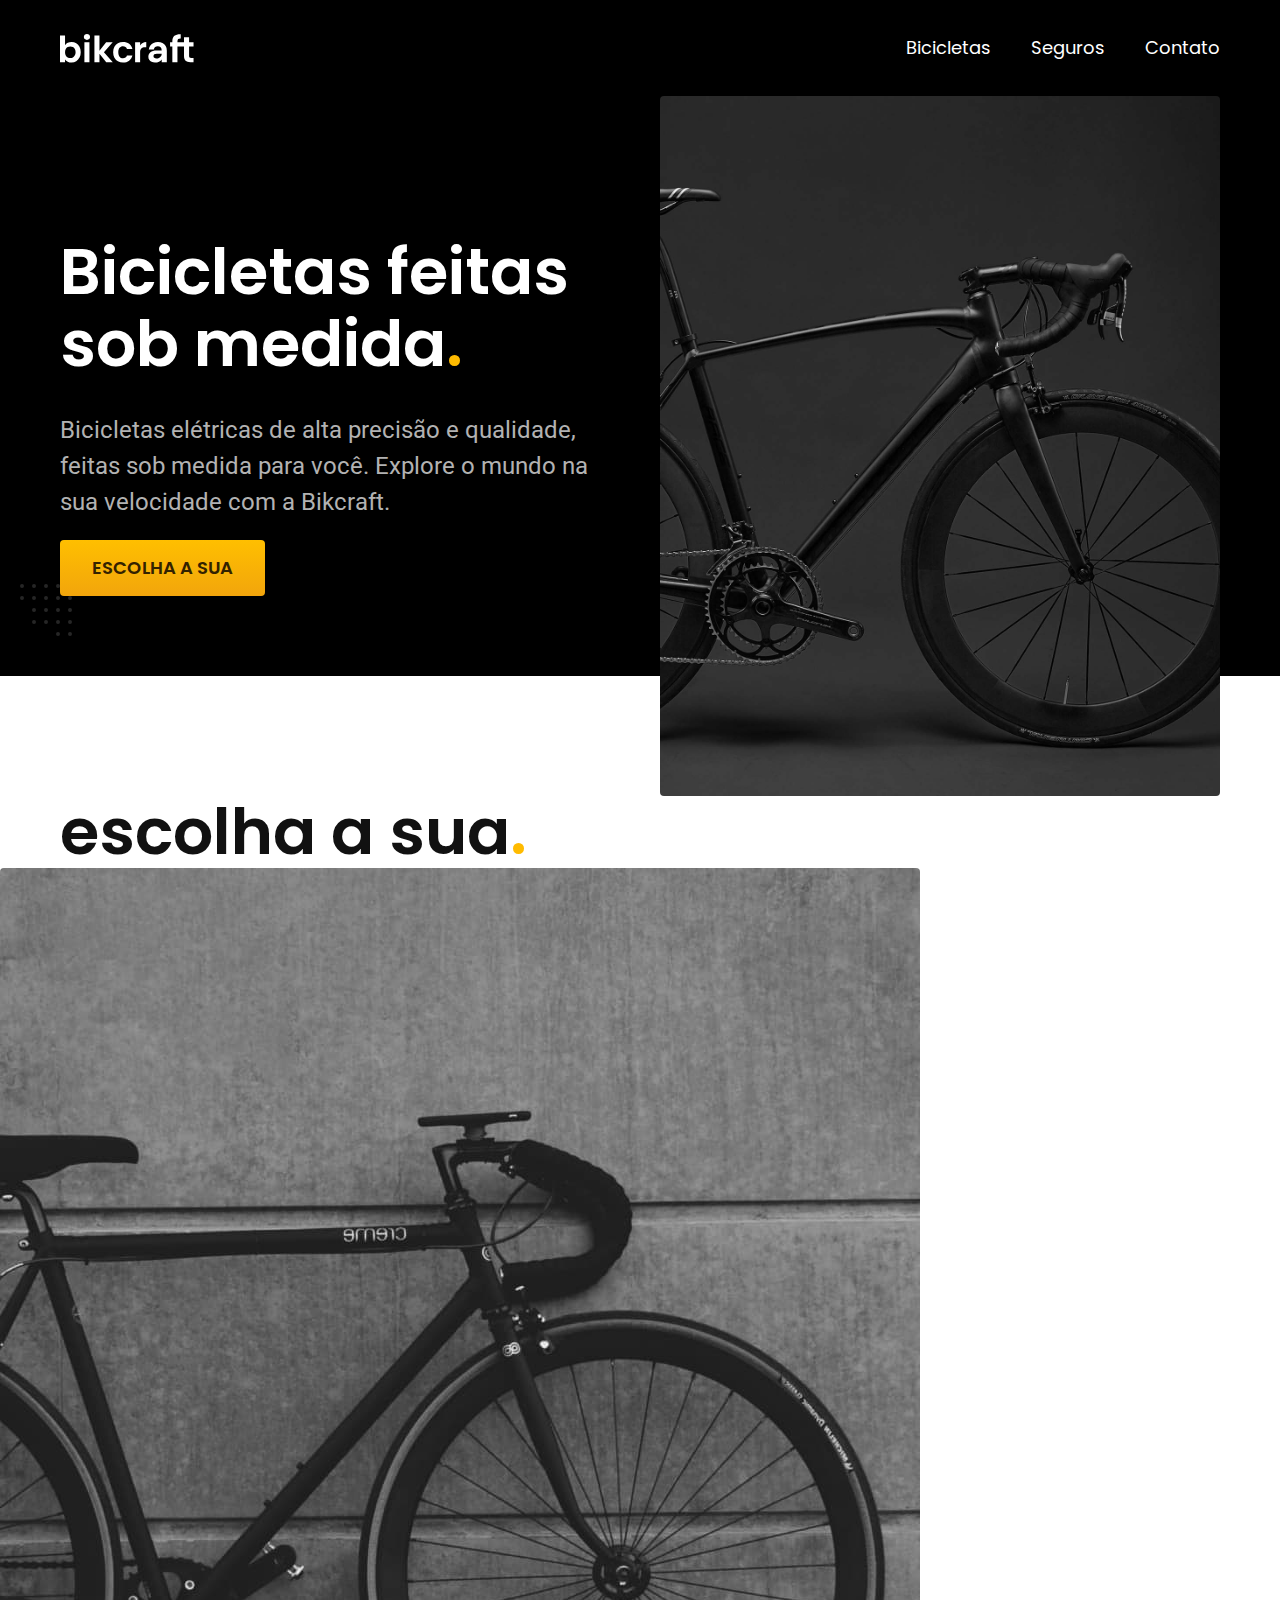
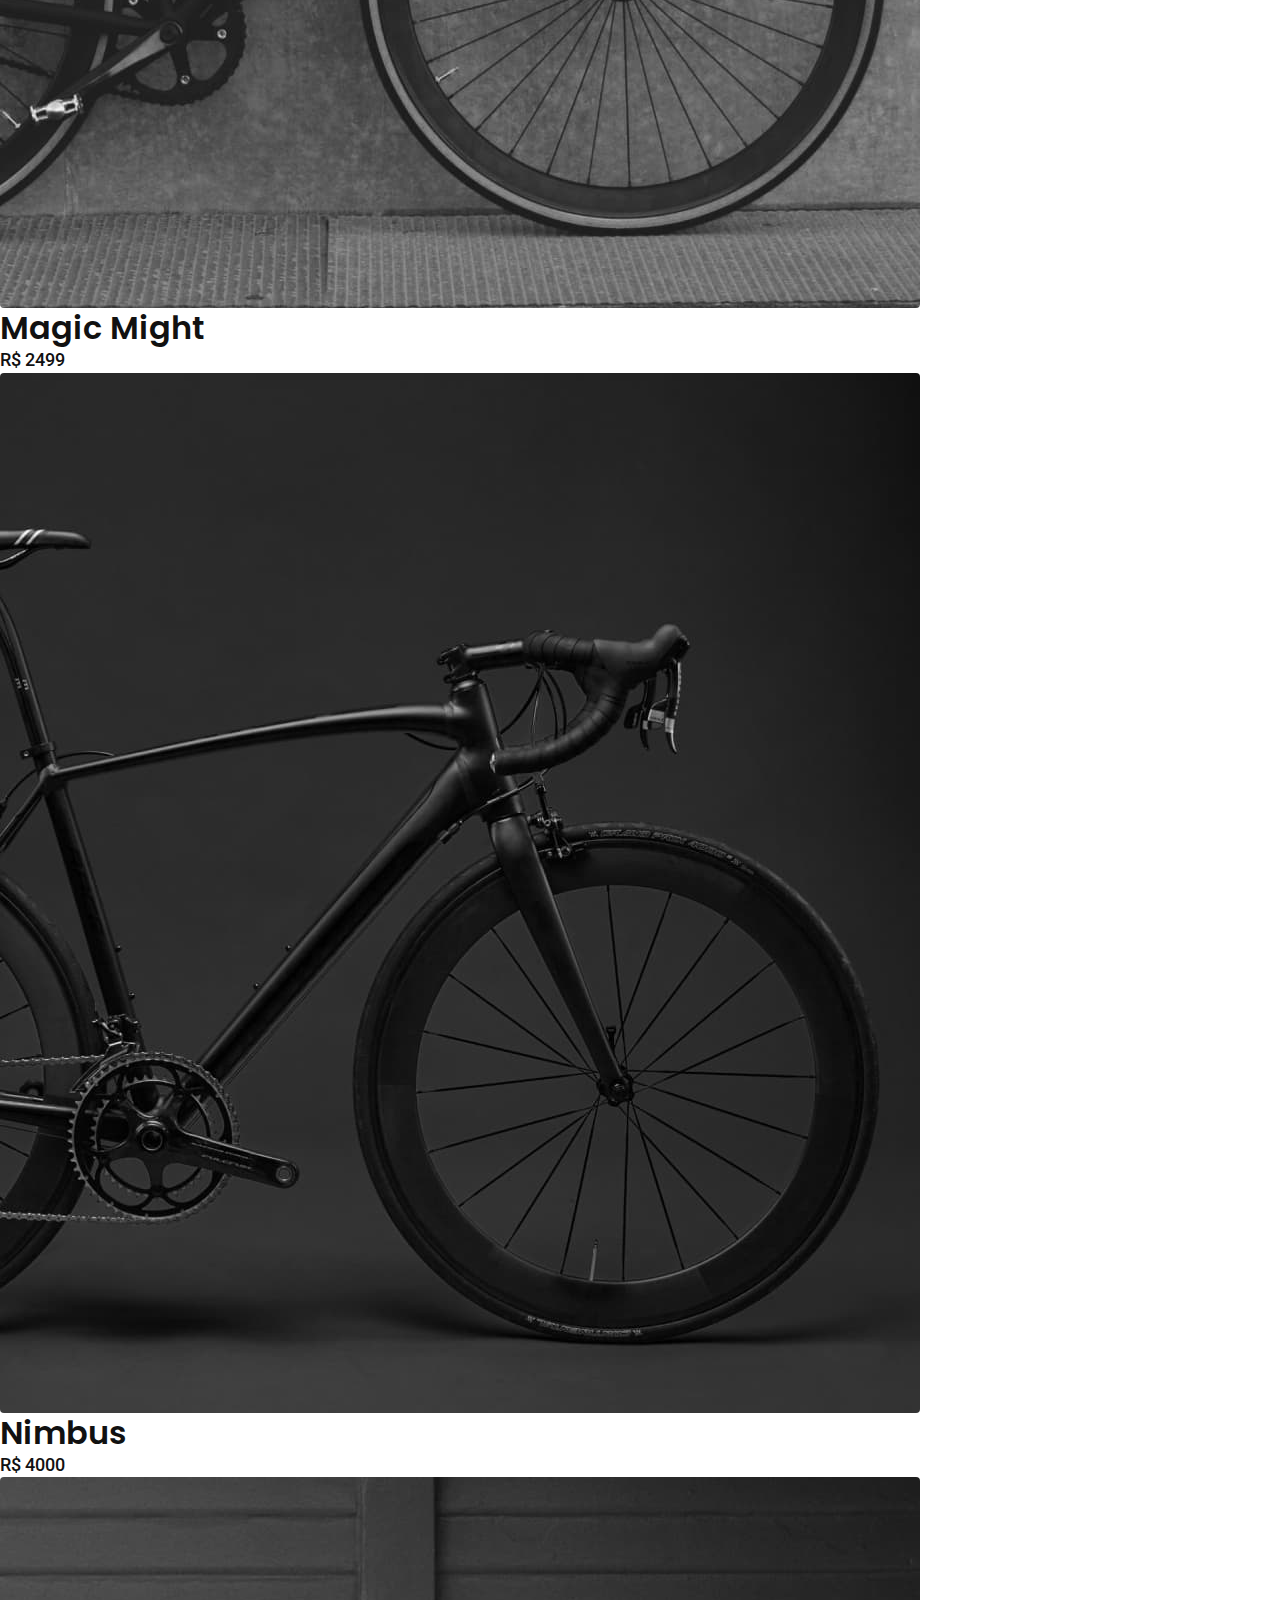
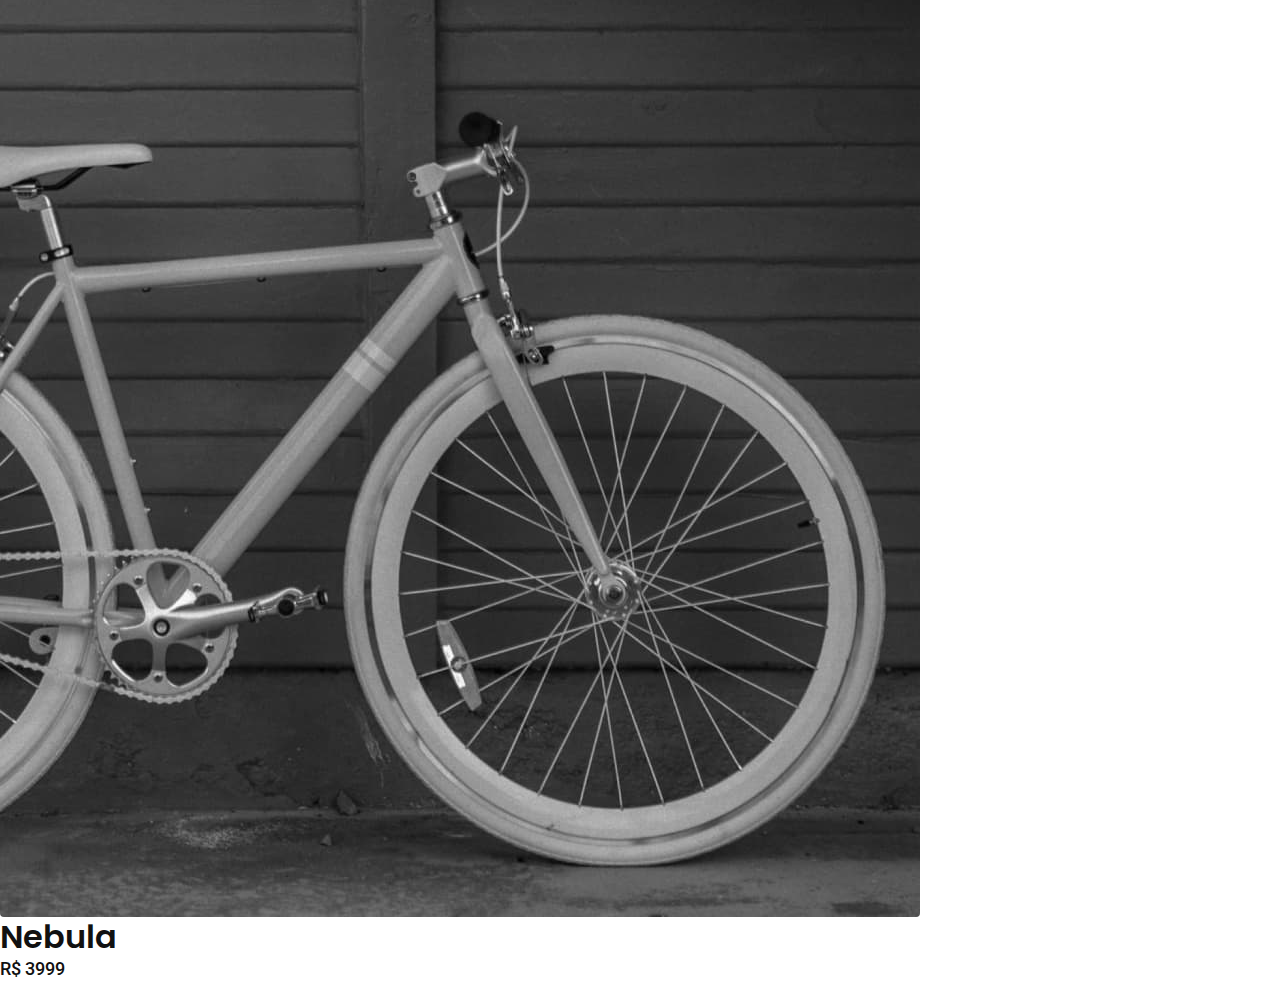
<file: index.html>
<!DOCTYPE html>

<html lang="pt-br">

<head>
  <meta charset="UTF-8">
  <meta name="viewport" content="width=device-width, initial-scale=1.0">

  <title>Bikcraft - Bicicletas Eletricas </title>
  <meta name="description" content="Bicicletas elétricas de alta precisão e qualidade, feitas sob medida para você. Explore o mundo na sua velocidade com a Bikcraft.">

  <link rel="stylesheet" href="./css/style.css">

  <link rel="preconnect" href="https://fonts.googleapis.com">
  <link rel="preconnect" href="https://fonts.gstatic.com" crossorigin>
  <link href="https://fonts.googleapis.com/css2?family=Poppins:ital,wght@0,100;0,200;0,300;0,400;0,500;0,600;0,700;0,800;0,900;1,100;1,200;1,300;1,400;1,500;1,600;1,700;1,800;1,900&family=Roboto:ital,wght@0,100;0,300;0,400;0,500;0,700;0,900;1,100;1,300;1,400;1,500;1,700;1,900&display=swap" rel="stylesheet">

<body>
  <header class="header-bg">
    <div class="header container">
      <a href="./">
        <img src="./img/bikcraft.svg" alt="Bikcraft">
      </a>

      <nav aria-label="primaria">
        <ul class="header-menu font-1-m cor-0">
          <li><a href="./bicicletas.html">Bicicletas</a></li>
          <li><a href="./seguros.html">Seguros</a></li>
          <li><a href="./contato.html">Contato</a></li>
        </ul>
      </nav>
    </div>
  </header>

  <main class="introducao-bg">
    <div class="introducao container">
      <div class="introducao-conteudo">
        <h1 class="font-1-xxl cor-0">Bicicletas feitas sob medida<span class="cor-p1">.</span></h1>
        <p class="font-2-l cor-5">Bicicletas elétricas de alta precisão e qualidade, feitas sob medida para você. Explore o mundo na sua velocidade com a Bikcraft.</p>
        <a class="botao" href="./bicicletas.html">Escolha a sua</a>
      </div>
      <div>
        <img src="./img/fotos/introducao.jpg" alt="Bicicleta elétrica preta.">
      </div>
    </div>
  </main>

  <article class="bicicleta-lista">

    <h2 class="container font-1-xxl">escolha a sua<span class="cor-p1">.</span></h2>

    <ul class="bicicleta-lista">
      <li>
        <a href="./bicicletas/magic.html">
          <img src="./img/bicicletas/magic-home.jpg" alt="Bicicleta preta">
          <h3 class="font-1-xl">Magic Might</h3>
          <span class="font-2-m">R$ 2499</span>
        </a>
      </li>

      <li>
        <a href="./bicicletas/nimbus.html">
          <img src="./img/bicicletas/nimbus-home.jpg" alt="Bicicleta Nimbus">
          <h3 class="font-1-xl">Nimbus</h3>
          <span class="font-2-m">R$ 4000</span>
        </a>
      </li>

      <li>
        <a href="./bicicletas/nebulosa.html">
          <img src="./img/bicicletas/nebula-home.jpg" alt="Bicicleta Nebula">
          <h3 class="font-1-xl">Nebula</h3>
          <span class="font-2-m">R$ 3999</span>
        </a>
      </li>

    </ul>

  </article>
</body>

</html>
</file>
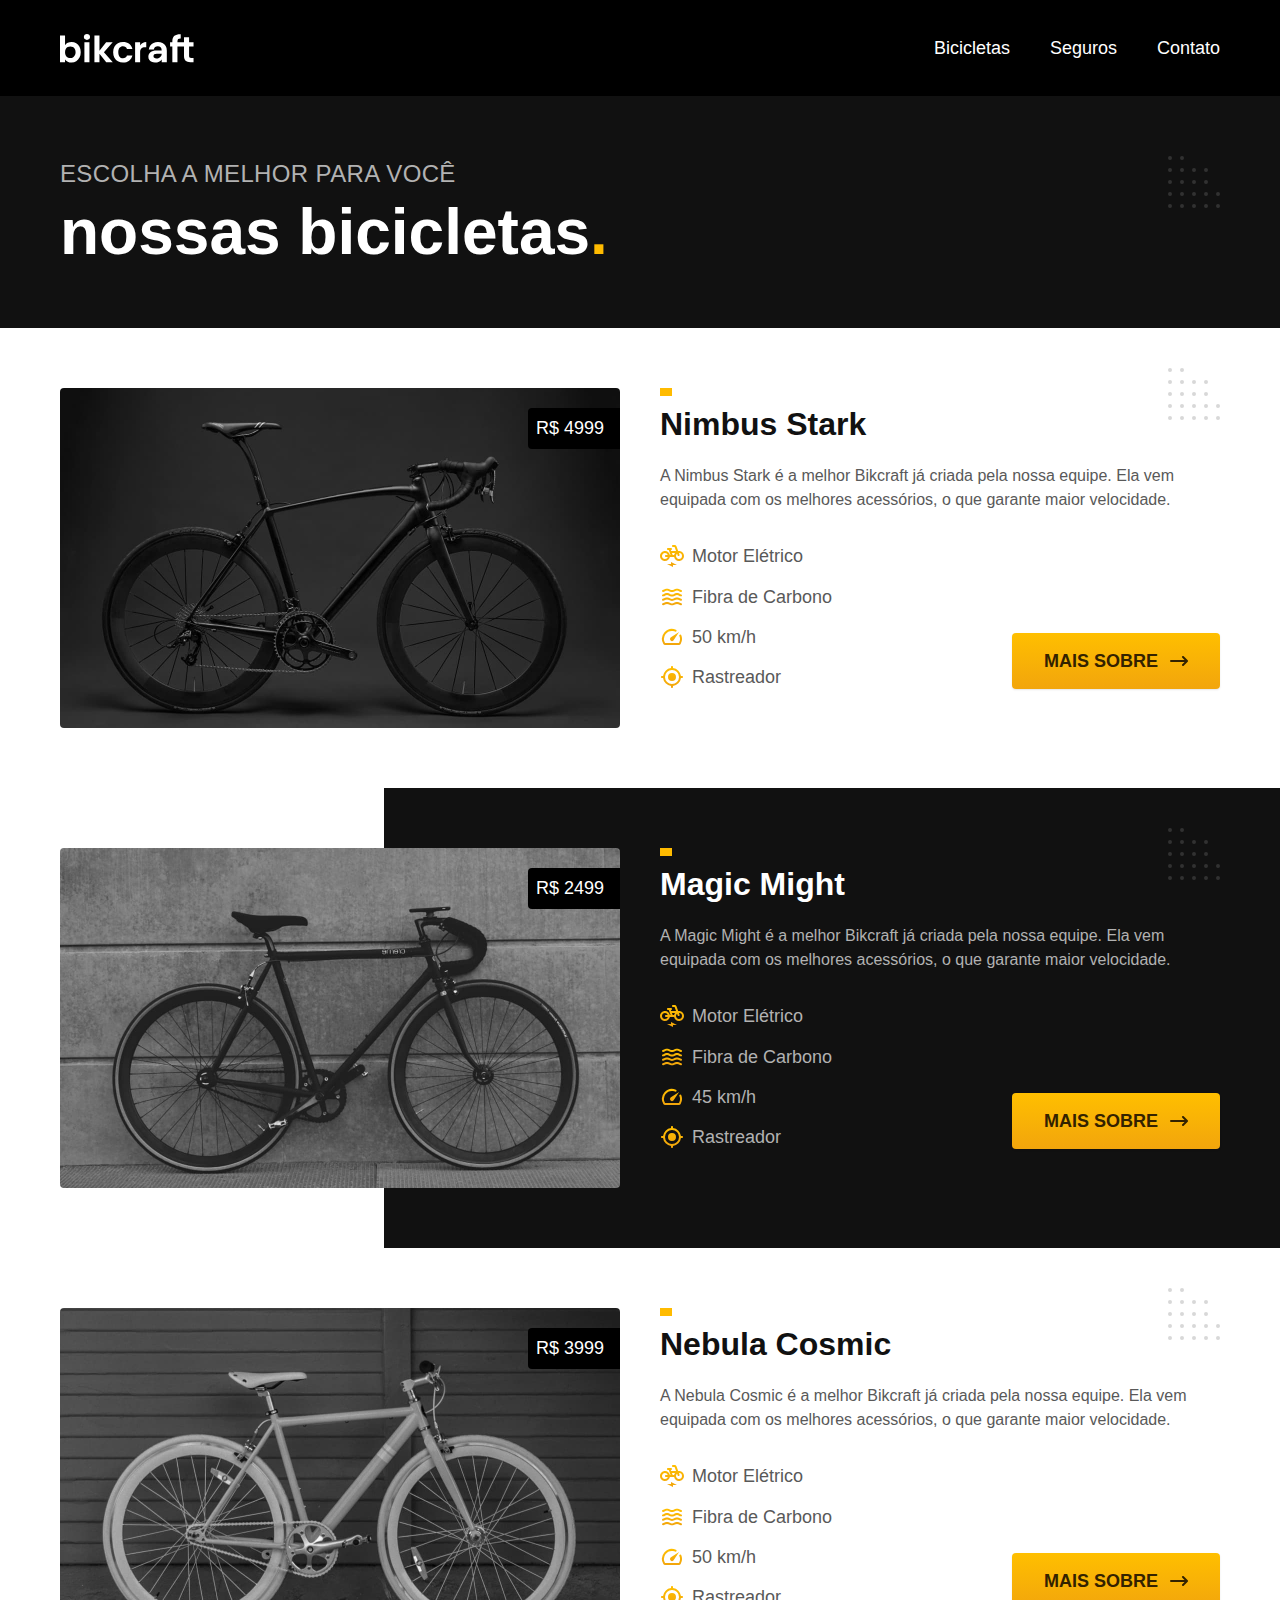
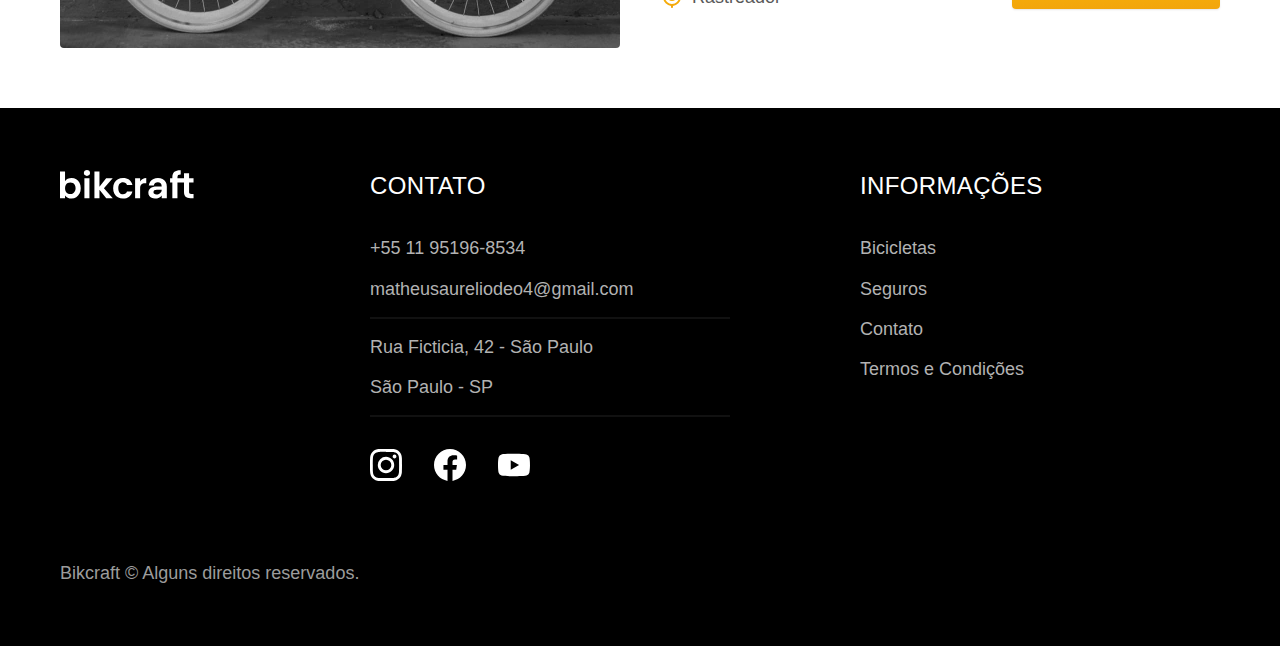
<file: bicicletas.html>
<!DOCTYPE html>
<html lang="pt-br">

<head>
  <meta charset="UTF-8">
  <meta name="viewport" content="width=device-width, initial-scale=1.0">

  <title>Bicicletas | Bikcraft</title>
  <meta name="description" content="Bicicletas">

  <link rel="preload" href="./css/style.css" as="style">
  <link rel="stylesheet" href="./css/style.css">
</head>

<body id="bicicletas">
  <header class="header-bg">
    <div class="header container">
      <a href="./">
        <img src="./img/bikcraft.svg" alt="Bikcraft">
      </a>

      <nav aria-label="primaria">
        <ul class="header-menu font-1-m cor-0">
          <li><a href="./bicicletas.html">Bicicletas</a></li>
          <li><a href="./seguros.html">Seguros</a></li>
          <li><a href="./contato.html">Contato</a></li>
        </ul>
      </nav>
    </div>
  </header>

  <main>
    <div class="titulo-bg">
      <div class="titulo container">
        <p class="font-2-l-b cor-5">Escolha a melhor para você</p>
        <h1 class="font-1-xxl cor-0">nossas bicicletas<span class="cor-p1">.</span></h1>
      </div>
    </div>

    <div class="bicicletas container">
      <div class="bicicletas-imagem">
        <img src="./img/bicicletas/nimbus.jpg" alt="Bicicleta preta">
        <span class="font-2-m cor-0">R$ 4999</span>
      </div>
      <div class="bicicletas-conteudo">
        <h2 class="font-1-xl">Nimbus Stark</h2>
        <p class="font-2-s cor-8">A Nimbus Stark é a melhor Bikcraft já criada pela nossa equipe. Ela vem equipada com os melhores acessórios, o que garante maior velocidade.</p>
        <ul class="font-1-m cor-8">
          <li>
            <img src="./img/icones/eletrica.svg" alt="">
            Motor Elétrico
          </li>
          <li>
            <img src="./img/icones/carbono.svg" alt="">
            Fibra de Carbono
          </li>
          <li>
            <img src="./img/icones/velocidade.svg" alt="">
            50 km/h
          </li>
          <li>
            <img src="./img/icones/rastreador.svg" alt="">
            Rastreador
          </li>
        </ul>
        <a class="botao seta" href="./bicicletas/nimbus.html">Mais Sobre</a>
      </div>
    </div>

    <div class="bicicletas-bg">
      <div class="bicicletas container">
        <div class="bicicletas-imagem">
          <img src="./img/bicicletas/magic.jpg" alt="Bicicleta preta">
          <span class="font-2-m cor-0">R$ 2499</span>
        </div>
        <div class="bicicletas-conteudo">
          <h2 class="font-1-xl cor-0">Magic Might</h2>
          <p class="font-2-s cor-5">A Magic Might é a melhor Bikcraft já criada pela nossa equipe. Ela vem equipada com os melhores acessórios, o que garante maior velocidade.</p>
          <ul class="font-1-m cor-5">
            <li>
              <img src="./img/icones/eletrica.svg" alt="">
              Motor Elétrico
            </li>
            <li>
              <img src="./img/icones/carbono.svg" alt="">
              Fibra de Carbono
            </li>
            <li>
              <img src="./img/icones/velocidade.svg" alt="">
              45 km/h
            </li>
            <li>
              <img src="./img/icones/rastreador.svg" alt="">
              Rastreador
            </li>
          </ul>
          <a class="botao seta" href="./bicicletas/magic.html">Mais Sobre</a>
        </div>
      </div>
    </div>

    <div class="bicicletas container">
      <div class="bicicletas-imagem">
        <img src="./img/bicicletas/nebula.jpg" alt="Bicicleta preta">
        <span class="font-2-m cor-0">R$ 3999</span>
      </div>
      <div class="bicicletas-conteudo">
        <h2 class="font-1-xl">Nebula Cosmic</h2>
        <p class="font-2-s cor-8">A Nebula Cosmic é a melhor Bikcraft já criada pela nossa equipe. Ela vem equipada com os melhores acessórios, o que garante maior velocidade.</p>
        <ul class="font-1-m cor-8">
          <li>
            <img src="./img/icones/eletrica.svg" alt="">
            Motor Elétrico
          </li>
          <li>
            <img src="./img/icones/carbono.svg" alt="">
            Fibra de Carbono
          </li>
          <li>
            <img src="./img/icones/velocidade.svg" alt="">
            50 km/h
          </li>
          <li>
            <img src="./img/icones/rastreador.svg" alt="">
            Rastreador
          </li>
        </ul>
        <a class="botao seta" href="./bicicletas/nebula.html">Mais Sobre</a>
      </div>
    </div>

  </main>

  <footer class="footer-bg">
    <div class="footer container">
      <img src="./img/bikcraft.svg" alt="Bikcraft">
      <div class="footer-contato">
        <h3 class="font-2-l-b cor-0">Contato</h3>
        <ul class="font-2-m cor-5">
          <li><a href="tel:+5511951968534">+55 11 95196-8534</a></li>
          <li><a href="matheusaureliodeo4@gmail.com">matheusaureliodeo4@gmail.com</a></li>
          <li>Rua Ficticia, 42 - São Paulo</li>
          <li>São Paulo - SP</li>
        </ul>
        <div class="footer-redes">
          <a href="./">
            <img src="./img/redes/instagram.svg" alt="Instagram">
          </a>
          <a href="./">
            <img src="./img/redes/facebook.svg" alt="Facebook">
          </a>
          <a href="./">
            <img src="./img/redes/youtube.svg" alt="Youtube">
          </a>
        </div>
      </div>
      <div class="footer-informacoes">
        <h3 class="font-2-l-b cor-0">Informações</h3>
        <nav>
          <ul class="font-1-m cor-5">
            <li><a href="./bicicletas.html">Bicicletas</a></li>
            <li><a href="./seguros.html">Seguros</a></li>
            <li><a href="./contato.html">Contato</a></li>
            <li><a href="./termos.html">Termos e Condições</a></li>
          </ul>
        </nav>
      </div>
      <p class="footer-copy font-2-m cor-6">Bikcraft © Alguns direitos reservados.</p>
    </div>
  </footer>
</body>

</html>
</file>
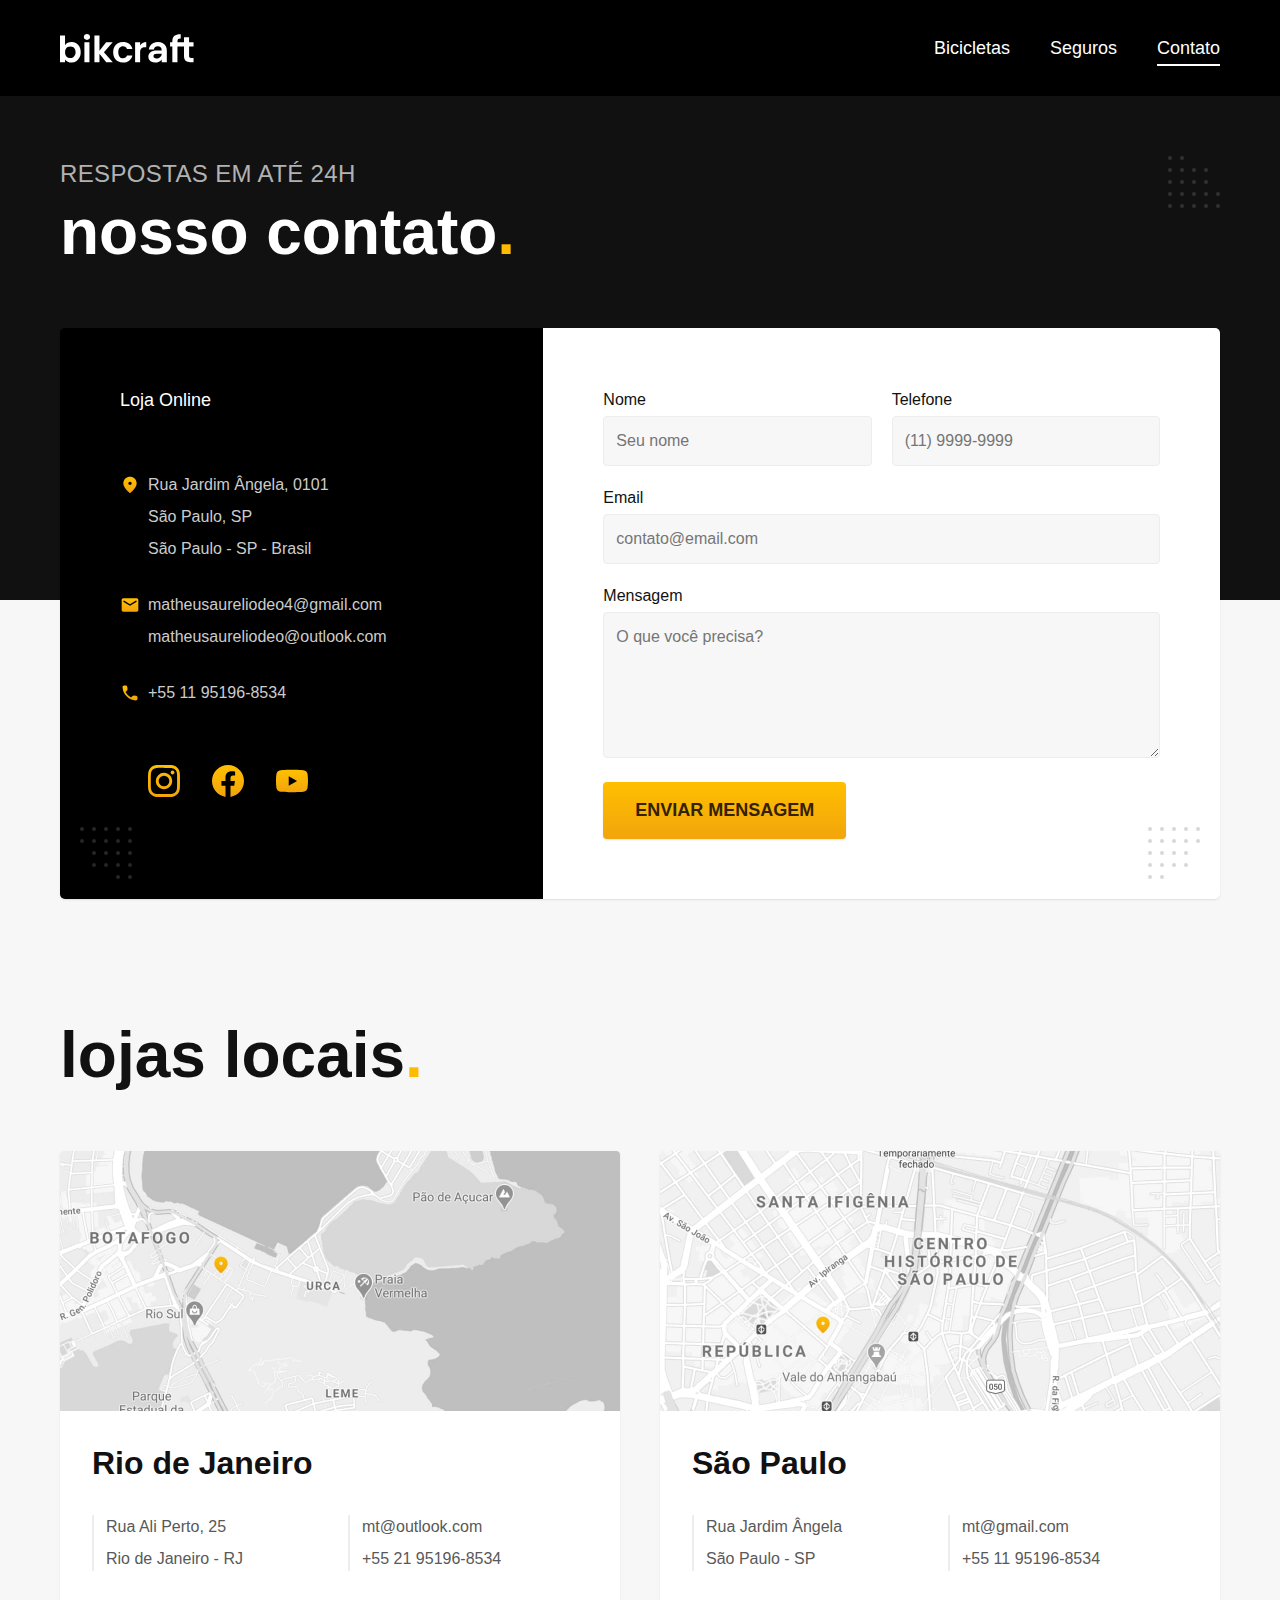
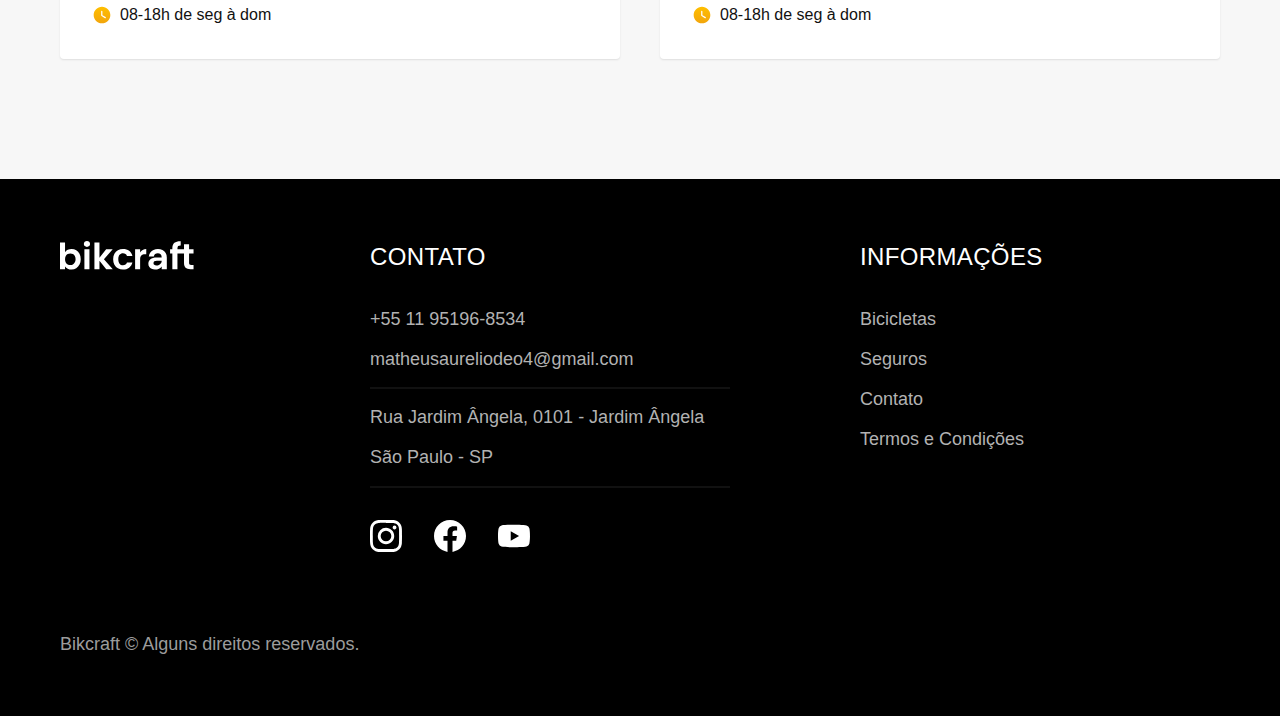
<file: contato.html>
<!DOCTYPE html>
<html lang="pt-br">

<head>
  <meta charset="UTF-8">
  <meta name="viewport" content="width=device-width, initial-scale=1.0">

  <title>Contato | Bikcraft</title>
  <meta name="description" content="Contato.">

  <link rel="icon" href="./favicon.svg" type="image/svg+xml">
  <link rel="preload" href="./css/style.min.css" as="style">
  <link rel="stylesheet" href="./css/style.min.css">
  <script> document.documentElement.classList.add('js');</script>
</head>

<body id="contato">
  <header class="header-bg">
    <div class="header container">
      <a href="./">
        <img src="./img/bikcraft.svg" alt="Bikcraft">
      </a>

      <nav aria-label="primaria">
        <ul class="header-menu font-1-m cor-0">
          <li><a href="./bicicletas.html">Bicicletas</a></li>
          <li><a href="./seguros.html">Seguros</a></li>
          <li><a href="./contato.html">Contato</a></li>
        </ul>
      </nav>
    </div>
  </header>

  <main>
    <div class="titulo-bg">
      <div class="titulo container">
        <p class="font-2-l-b cor-5">Respostas em até 24h</p>
        <h1 class="font-1-xxl cor-0">nosso contato<span class="cor-p1">.</span></h1>
      </div>
    </div>

    <div class="contato container">
      <section class="contato-dados" aria-label="Endereço">
        <h2 class="font-1-m cor-0">Loja Online</h2>
        <div class="contato-endereco font-2-s cor-4">
          <p>Rua Jardim Ângela, 0101</p>
          <p>São Paulo, SP</p>
          <p>São Paulo - SP - Brasil</p>
        </div>
        <address class="contato-meios font-2-s cor-4">
          <a href="mailto:contato@bikcraft.com">matheusaureliodeo4@gmail.com</a>
          <a href="mailto:assistencia@bikcraft.com">matheusaureliodeo@outlook.com</a>
          <a href="tel:+5511951968534">+55 11 95196-8534</a>
        </address>
        <div class="contato-redes">
          <a href="https://www.instagram.com/mtaurelio/">
            <img src="./img/redes/instagram-p.svg" alt="Instagram">
          </a>
          <a href="./">
            <img src="./img/redes/facebook-p.svg" alt="Facebook">
          </a>
          <a href="./">
            <img src="./img/redes/youtube-p.svg" alt="Youtube">
          </a>
        </div>
      </section>
      <section class="contato-formulario" aria-label="Formulário">
        <form class="form" action="./contato.html">
          <div>
            <label for="nome">Nome</label>
            <input type="text" id="nome" name="nome" placeholder="Seu nome">
          </div>
          <div>
            <label for="telefone">Telefone</label>
            <input type="text" id="telefone" name="telefone" placeholder="(11) 9999-9999">
          </div>
          <div class="col-2">
            <label for="email">Email</label>
            <input type="email" id="email" name="email" placeholder="contato@email.com" required>
          </div>
          <div class="col-2">
            <label for="mensagem">Mensagem</label>
            <textarea rows="5" id="mensagem" name="mensagem" placeholder="O que você precisa?"></textarea>
          </div>
          <button class="botao col-2">Enviar Mensagem</button>
        </form>
      </section>
    </div>
  </main>

  <article class="lojas container">
    <h2 class="font-1-xxl">lojas locais<span class="cor-p1">.</span></h2>
    <div class="lojas-item">
      <img src="./img/lojas/rj.jpg" alt="mapa marcando o endereço em Rua Ali Perto, 25 - Rio de Janeiro - RJ">
      <div class="lojas-conteudo">
        <h3 class="font-1-xl">Rio de Janeiro</h3>
        <div class="lojas-dados font-2-s cor-8">
          <p>Rua Ali Perto, 25</p>
          <p>Rio de Janeiro - RJ</p>
        </div>
        <div class="lojas-dados font-2-s cor-8">
          <a href="mailto:matheusaureliodeo@outlook.com">mt@outlook.com</a>
          <a href="tel:+552199999999">+55 21 95196-8534</a>
        </div>
        <p class="lojas-tempo font-1-s"><img src="./img/icones/horario.svg" alt="">08-18h de seg à dom</p>
      </div>
    </div>

    <div class="lojas-item">
      <img src="./img/lojas/sp.jpg" alt="mapa marcando o endereço em Rua Ali Perto, 25 - São Paulo - SP">
      <div class="lojas-conteudo">
        <h3 class="font-1-xl">São Paulo</h3>
        <div class="lojas-dados font-2-s cor-8">
          <p>Rua Jardim Ângela </p>
          <p>São Paulo - SP</p>
        </div>
        <div class="lojas-dados font-2-s cor-8">
          <a href="mailto:matheusaureliodeo4@gmail.com">mt@gmail.com</a>
          <a href="tel:+551199999999">+55 11 95196-8534</a>
        </div>
        <p class="lojas-tempo font-1-s"><img src="./img/icones/horario.svg" alt="">08-18h de seg à dom</p>
      </div>
    </div>
  </article>

  <footer class="footer-bg">
    <div class="footer container">
      <img src="./img/bikcraft.svg" alt="Bikcraft">
      <div class="footer-contato">
        <h3 class="font-2-l-b cor-0">Contato</h3>
        <ul class="font-2-m cor-5">
          <li><a href="tel:+5511951968534">+55 11 95196-8534</a></li>
          <li><a href="mailto:matheusaureliodeo4@gmail.com">matheusaureliodeo4@gmail.com</a></li>
          <li>Rua Jardim Ângela, 0101 - Jardim Ângela</li>
          <li>São Paulo - SP </li>

        </ul>
        <div class="footer-redes">
          <a href="https://www.instagram.com/mtaurelio/">
            <img src="./img/redes/instagram.svg" alt="Instagram">
          </a>
          <a href="./">
            <img src="./img/redes/facebook.svg" alt="Facebook">
          </a>
          <a href="./">
            <img src="./img/redes/youtube.svg" alt="Youtube">
          </a>
        </div>
      </div>
      <div class="footer-informacoes">
        <h3 class="font-2-l-b cor-0">Informações</h3>
        <nav>
          <ul class="font-1-m cor-5">
            <li><a href="./bicicletas.html">Bicicletas</a></li>
            <li><a href="./seguros.html">Seguros</a></li>
            <li><a href="./contato.html">Contato</a></li>
            <li><a href="./termos.html">Termos e Condições</a></li>
          </ul>
        </nav>
      </div>
      <p class="footer-copy font-2-m cor-6">Bikcraft © Alguns direitos reservados.</p>
    </div>
  </footer>
  <script src="./js/script.js"></script>
</body>

</html>
</file>
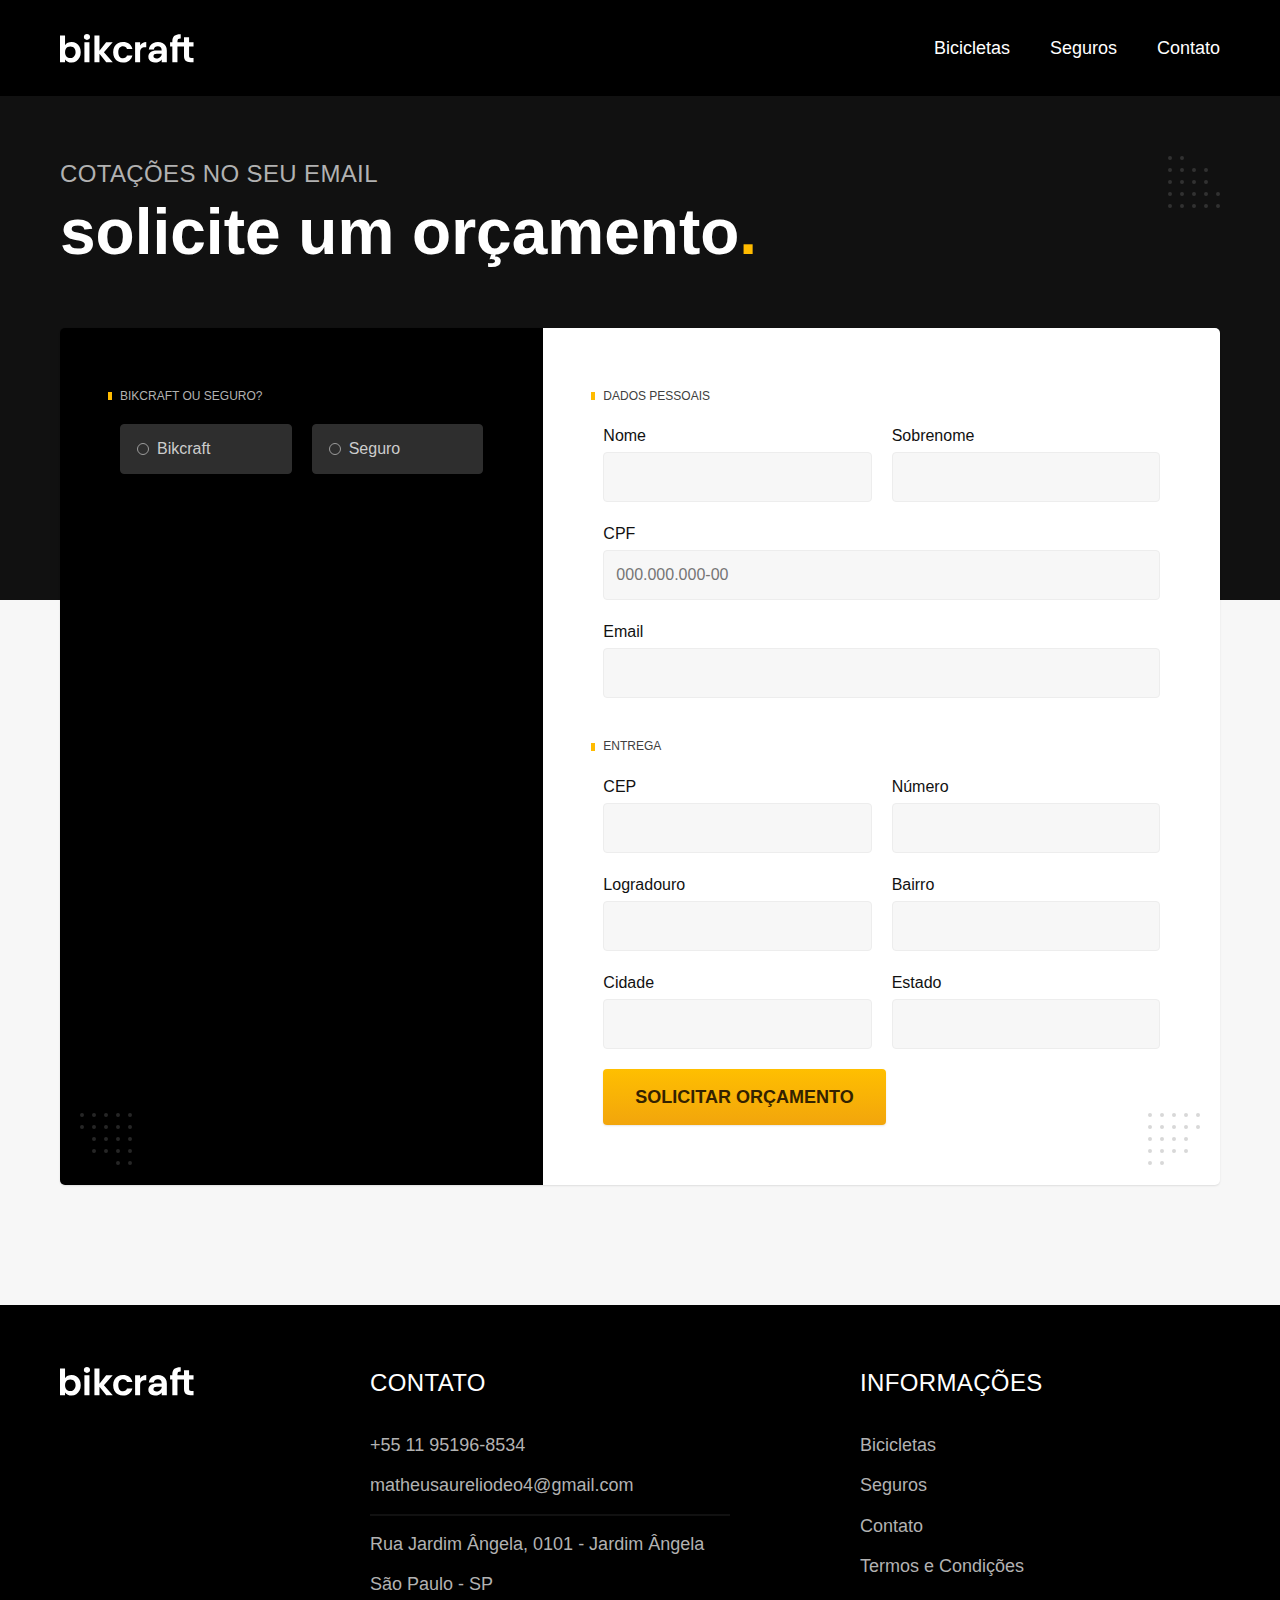
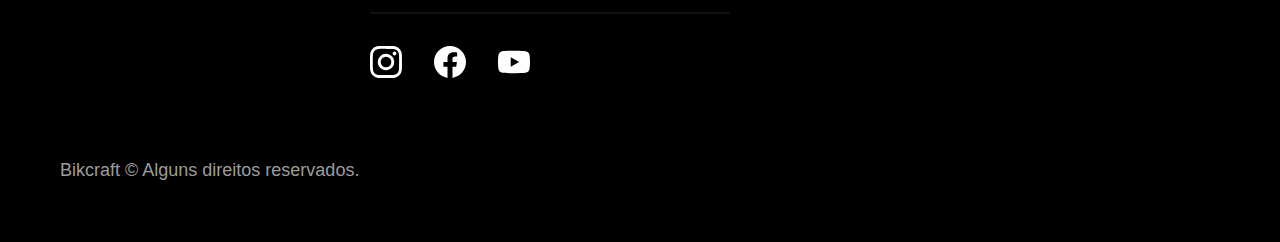
<file: orcamento.html>
<!DOCTYPE html>
<html lang="pt-br">

<head>
  <meta charset="UTF-8">
  <meta name="viewport" content="width=device-width, initial-scale=1.0">

  <title>Orçamento | Bikcraft</title>
  <meta name="description" content="Orçamento.">

  <link rel="icon" href="./favicon.svg" type="image/svg+xml">
  <link rel="preload" href="./css/style.min.css" as="style">
  <link rel="stylesheet" href="./css/style.min.css">
  <script> document.documentElement.classList.add('js');</script>
</head>

<body id="orcamento">
  <header class="header-bg">
    <div class="header container">
      <a href="./">
        <img src="./img/bikcraft.svg" alt="Bikcraft">
      </a>

      <nav aria-label="primaria">
        <ul class="header-menu font-1-m cor-0">
          <li><a href="./bicicletas.html">Bicicletas</a></li>
          <li><a href="./seguros.html">Seguros</a></li>
          <li><a href="./contato.html">Contato</a></li>
        </ul>
      </nav>
    </div>
  </header>

  <main>
    <div class="titulo-bg">
      <div class="titulo container">
        <p class="font-2-l-b cor-5">Cotações no seu email</p>
        <h1 class="font-1-xxl cor-0">solicite um orçamento<span class="cor-p1">.</span></h1>
      </div>
    </div>

    <form class="orcamento container" action="./orcamento.html">
      <div class="orcamento-produto">
        <h2 class="font-1-xs cor-5">Bikcraft ou Seguro?</h2>

        <input type="radio" name="tipo" value="bikcraft" id="bikcraft">
        <label for="bikcraft">Bikcraft</label>

        <input type="radio" name="tipo" value="seguro" id="seguro">
        <label for="seguro">Seguro</label>

        <div class="orcamento-conteudo" id="orcamento-bikcraft">
          <h2 class="font-1-xs cor-5">Escolha a sua</h2>

          <input type="radio" name="produto" value="nimbus" id="nimbus">
          <label for="nimbus">Nimbus Stark <span>R$ 4999</span></label>
          <div class="orcamento-detalhes">
            <ul class="font-1-xs cor-8">
              <li><img src="./img/icones/eletrica.svg" alt=""> Motor Elétrico</li>
              <li><img src="./img/icones/carbono.svg" alt=""> Fibra de Carbono</li>
              <li><img src="./img/icones/velocidade.svg" alt=""> 50 km/h</li>
              <li><img src="./img/icones/rastreador.svg" alt=""> Rastreador</li>
            </ul>
            <img src="./img/bicicletas/nimbus.jpg" alt="Bicicleta preta">
          </div>

          <input type="radio" name="produto" value="magic" id="magic">
          <label for="magic">Magic Might <span>R$ 2499</span></label>
          <div class="orcamento-detalhes">
            <ul class="font-1-xs cor-8">
              <li><img src="./img/icones/eletrica.svg" alt=""> Motor Elétrico</li>
              <li><img src="./img/icones/carbono.svg" alt=""> Fibra de Carbono</li>
              <li><img src="./img/icones/velocidade.svg" alt=""> 45 km/h</li>
              <li><img src="./img/icones/rastreador.svg" alt=""> Rastreador</li>
            </ul>
            <img src="./img/bicicletas/magic.jpg" alt="Bicicleta preta">
          </div>

          <input type="radio" name="produto" value="nebula" id="nebula">
          <label for="nebula">Nebula Cosmic <span>R$ 3999</span></label>
          <div class="orcamento-detalhes">
            <ul class="font-1-xs cor-8">
              <li><img src="./img/icones/eletrica.svg" alt=""> Motor Elétrico</li>
              <li><img src="./img/icones/carbono.svg" alt=""> Fibra de Carbono</li>
              <li><img src="./img/icones/velocidade.svg" alt=""> 40 km/h</li>
              <li><img src="./img/icones/rastreador.svg" alt=""> Rastreador</li>
            </ul>
            <img src="./img/bicicletas/nebula.jpg" alt="Bicicleta branca">
          </div>

        </div>

        <div class="orcamento-conteudo" id="orcamento-seguro">
          <h2 class="font-1-xs cor-5">Escolha o plano</h2>

          <input type="radio" name="produto" value="prata" id="prata">
          <label for="prata">Prata <span>R$ 199</span></label>

          <input type="radio" name="produto" value="ouro" id="ouro">
          <label for="ouro">Ouro <span>R$ 299</span></label>
        </div>
      </div>
      <div class="orcamento-dados form">
        <h2 class="font-1-xs cor-9 col-2">dados pessoais</h2>
        <div>
          <label for="nome">Nome</label>
          <input type="text" id="nome" name="nome" required>
        </div>
        <div>
          <label for="sobrenome">Sobrenome</label>
          <input type="text" id="sobrenome" name="sobrenome">
        </div>
        <div class="col-2">
          <label for="cpf">CPF</label>
          <input type="text" id="cpf" name="cpf" placeholder="000.000.000-00">
        </div>
        <div class="col-2">
          <label for="email">Email</label>
          <input type="email" id="email" name="email">
        </div>
        <h2 class="font-1-xs cor-9 col-2">entrega</h2>
        <div>
          <label for="cep">CEP</label>
          <input type="text" id="cep" name="cep">
        </div>
        <div>
          <label for="numero">Número</label>
          <input type="text" id="numero" name="numero">
        </div>
        <div>
          <label for="logradouro">Logradouro</label>
          <input type="text" id="logradouro" name="logradouro">
        </div>
        <div>
          <label for="bairro">Bairro</label>
          <input type="text" id="bairro" name="bairro">
        </div>
        <div>
          <label for="cidade">Cidade</label>
          <input type="text" id="cidade" name="cidade">
        </div>
        <div>
          <label for="estado">Estado</label>
          <input type="text" id="estado" name="estado">
        </div>
        <button class="botao col-2">Solicitar Orçamento</button>
      </div>
    </form>
  </main>

  <footer class="footer-bg">
    <div class="footer container">
      <img src="./img/bikcraft.svg" alt="Bikcraft">
      <div class="footer-contato">
        <h3 class="font-2-l-b cor-0">Contato</h3>
        <ul class="font-2-m cor-5">
          <li><a href="tel:+5511951968534">+55 11 95196-8534</a></li>
          <li><a href="mailto:matheusaureliodeo4@gmail.com">matheusaureliodeo4@gmail.com</a></li>
          <li>Rua Jardim Ângela, 0101 - Jardim Ângela</li>
          <li>São Paulo - SP </li>
        </ul>
        <div class="footer-redes">
          <a href="https://www.instagram.com/mtaurelio/">
            <img src="./img/redes/instagram.svg" alt="Instagram">
          </a>
          <a href="./">
            <img src="./img/redes/facebook.svg" alt="Facebook">
          </a>
          <a href="./">
            <img src="./img/redes/youtube.svg" alt="Youtube">
          </a>
        </div>
      </div>
      <div class="footer-informacoes">
        <h3 class="font-2-l-b cor-0">Informações</h3>
        <nav>
          <ul class="font-1-m cor-5">
            <li><a href="./bicicletas.html">Bicicletas</a></li>
            <li><a href="./seguros.html">Seguros</a></li>
            <li><a href="./contato.html">Contato</a></li>
            <li><a href="./termos.html">Termos e Condições</a></li>
          </ul>
        </nav>
      </div>
      <p class="footer-copy font-2-m cor-6">Bikcraft © Alguns direitos reservados.</p>
    </div>
  </footer>
  <script src="./js/script.js"></script>
</body>

</html>
</file>
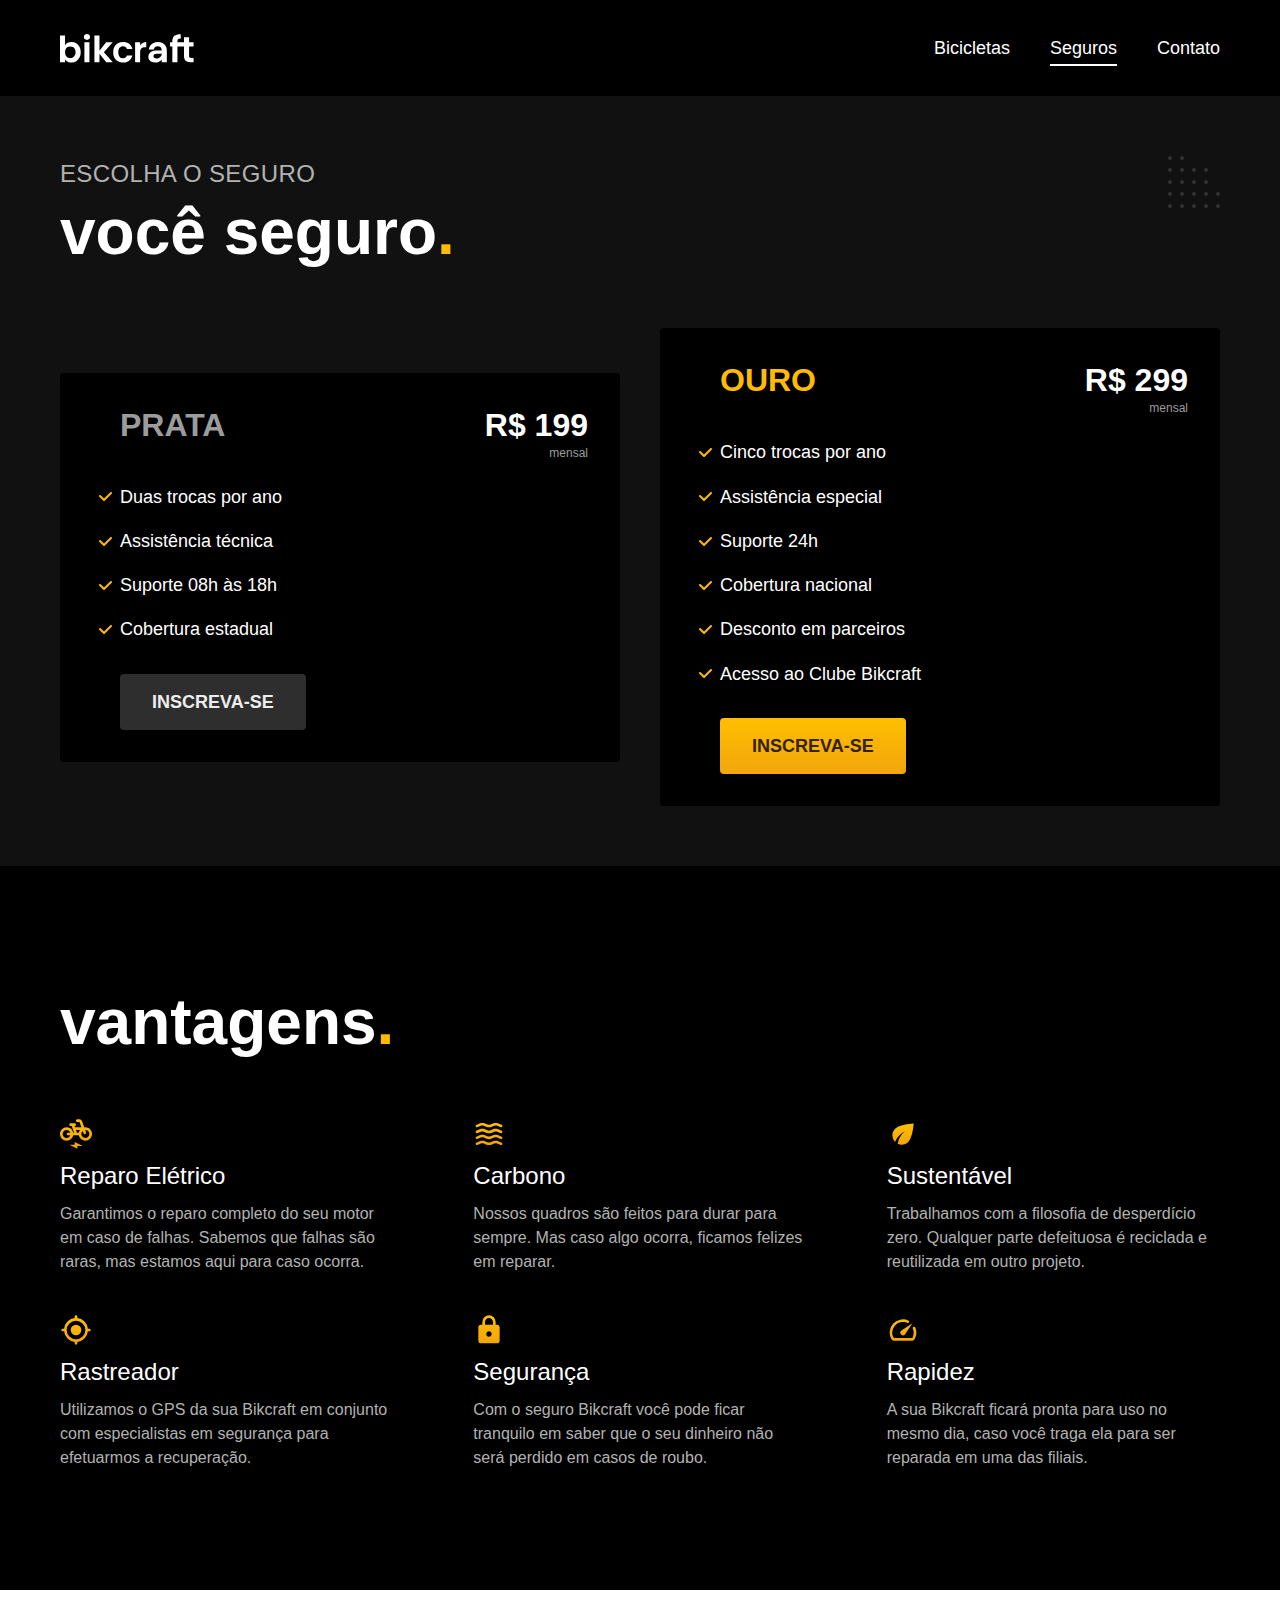
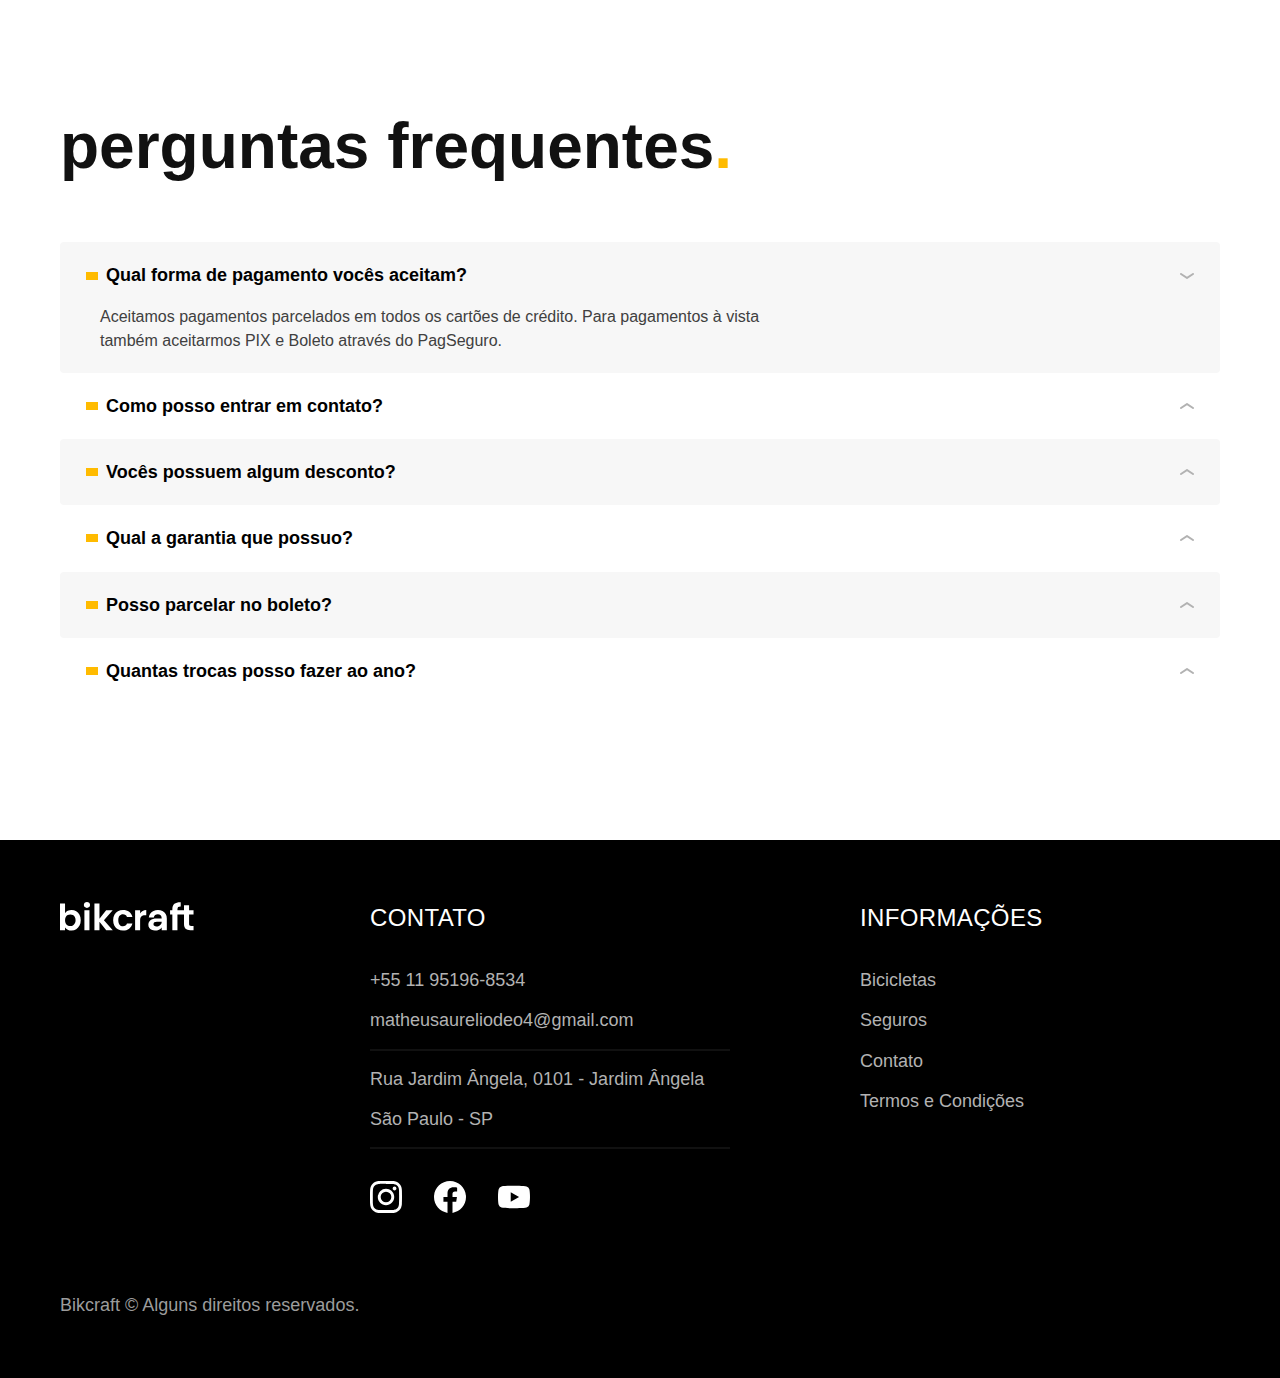
<file: seguros.html>
<!DOCTYPE html>
<html lang="pt-br">

<head>
  <meta charset="UTF-8">
  <meta name="viewport" content="width=device-width, initial-scale=1.0">

  <title>Seguros | Bikcraft</title>
  <meta name="description" content="Seguros.">

  <link rel="icon" href="./favicon.svg" type="image/svg+xml">
  <link rel="preload" href="./css/style.min.css" as="style">
  <link rel="stylesheet" href="./css/style.min.css">
  <script> document.documentElement.classList.add('js');</script>
</head>

<body id="seguros">
  <header class="header-bg">
    <div class="header container">
      <a href="./">
        <img src="./img/bikcraft.svg" alt="Bikcraft">
      </a>

      <nav aria-label="primaria">
        <ul class="header-menu font-1-m cor-0">
          <li><a href="./bicicletas.html">Bicicletas</a></li>
          <li><a href="./seguros.html">Seguros</a></li>
          <li><a href="./contato.html">Contato</a></li>
        </ul>
      </nav>
    </div>
  </header>

  <main class="seguros-bg">
    <div class="titulo-bg">
      <div class="titulo container">
        <p class="font-2-l-b cor-5">Escolha o seguro</p>
        <h1 class="font-1-xxl cor-0">você seguro<span class="cor-p1">.</span></h1>
      </div>
    </div>

    <div class="seguros container">

      <div class="seguros-item fadeInLeft" data-anime="200">
        <h3 class="font-1-xl cor-6">PRATA</h3>
        <span class="font-1-xl cor-0">R$ 199 <span class="font-1-xs cor-6">mensal</span></span>
        <ul class="font-2-m cor-0">
          <li>Duas trocas por ano</li>
          <li>Assistência técnica</li>
          <li>Suporte 08h às 18h</li>
          <li>Cobertura estadual</li>
        </ul>
        <a class="botao secundario" href="./orcamento.html?tipo=seguro&produto=prata">Inscreva-se</a>
      </div>

      <div class="seguros-item fadeInRight" data-anime="400">
        <h3 class="font-1-xl cor-p1">OURO</h3>
        <span class="font-1-xl cor-0">R$ 299 <span class="font-1-xs cor-6">mensal</span></span>
        <ul class="font-2-m cor-0">
          <li>Cinco trocas por ano</li>
          <li>Assistência especial</li>
          <li>Suporte 24h</li>
          <li>Cobertura nacional</li>
          <li>Desconto em parceiros</li>
          <li>Acesso ao Clube Bikcraft</li>
        </ul>
        <a class="botao" href="./orcamento.html?tipo=seguro&produto=ouro">Inscreva-se</a>
      </div>
    </div>
  </main>

  <article class="vantagens-bg">
    <div class="vantagens container">
      <h2 class="font-1-xxl cor-0">vantagens<span class="cor-p1">.</span></h2>
      <ul>
        <li>
          <img src="./img/icones/eletrica.svg" alt="">
          <h3 class="font-1-l cor-0">Reparo Elétrico</h3>
          <p class="font-2-s cor-5">Garantimos o reparo completo do seu motor em caso de falhas. Sabemos que falhas são raras, mas estamos aqui para caso ocorra.</p>
        </li>
        <li>
          <img src="./img/icones/carbono.svg" alt="">
          <h3 class="font-1-l cor-0">Carbono</h3>
          <p class="font-2-s cor-5">Nossos quadros são feitos para durar para sempre. Mas caso algo ocorra, ficamos felizes em reparar.</p>
        </li>
        <li>
          <img src="./img/icones/sustentavel.svg" alt="">
          <h3 class="font-1-l cor-0">Sustentável</h3>
          <p class="font-2-s cor-5">Trabalhamos com a filosofia de desperdício zero. Qualquer parte defeituosa é reciclada e reutilizada em outro projeto.</p>
        </li>
        <li>
          <img src="./img/icones/rastreador.svg" alt="">
          <h3 class="font-1-l cor-0">Rastreador</h3>
          <p class="font-2-s cor-5">Utilizamos o GPS da sua Bikcraft em conjunto com especialistas em segurança para efetuarmos a recuperação.</p>
        </li>
        <li>
          <img src="./img/icones/seguro.svg" alt="">
          <h3 class="font-1-l cor-0">Segurança</h3>
          <p class="font-2-s cor-5">Com o seguro Bikcraft você pode ficar tranquilo em saber que o seu dinheiro não será perdido em casos de roubo.</p>
        </li>
        <li>
          <img src="./img/icones/velocidade.svg" alt="">
          <h3 class="font-1-l cor-0">Rapidez</h3>
          <p class="font-2-s cor-5">A sua Bikcraft ficará pronta para uso no mesmo dia, caso você traga ela para ser reparada em uma das filiais.</p>
        </li>
      </ul>
    </div>
  </article>

  <article class="perguntas container">
    <h2 class="font-1-xxl">perguntas frequentes<span class="cor-p1">.</span></h2>

    <dl>
      <div>
        <dt><button class="font-1-m-b" aria-controls="pergunta1" aria-expanded="true">Qual forma de pagamento vocês aceitam?</button></dt>
        <dd id="pergunta1" class="font-2-s cor-9 ativa">Aceitamos pagamentos parcelados em todos os cartões de crédito. Para pagamentos à vista também aceitarmos PIX e Boleto através do PagSeguro.</dd>
      </div>
      <div>
        <dt><button class="font-1-m-b" aria-controls="pergunta2" aria-expanded="false">Como posso entrar em contato?</button></dt>
        <dd id="pergunta2" class="font-2-s cor-9">Aceitamos pagamentos parcelados em todos os cartões de crédito. Para pagamentos à vista também aceitarmos PIX e Boleto através do PagSeguro.</dd>
      </div>
      <div>
        <dt><button class="font-1-m-b" aria-controls="pergunta3" aria-expanded="false">Vocês possuem algum desconto?</button></dt>
        <dd id="pergunta3" class="font-2-s cor-9">Aceitamos pagamentos parcelados em todos os cartões de crédito. Para pagamentos à vista também aceitarmos PIX e Boleto através do PagSeguro.</dd>
      </div>
      <div>
        <dt><button class="font-1-m-b" aria-controls="pergunta4" aria-expanded="false">Qual a garantia que possuo?</button></dt>
        <dd id="pergunta4" class="font-2-s cor-9">Aceitamos pagamentos parcelados em todos os cartões de crédito. Para pagamentos à vista também aceitarmos PIX e Boleto através do PagSeguro.</dd>
      </div>
      <div>
        <dt><button class="font-1-m-b" aria-controls="pergunta5" aria-expanded="false">Posso parcelar no boleto?</button></dt>
        <dd id="pergunta5" class="font-2-s cor-9">Aceitamos pagamentos parcelados em todos os cartões de crédito. Para pagamentos à vista também aceitarmos PIX e Boleto através do PagSeguro.</dd>
      </div>
      <div>
        <dt><button class="font-1-m-b" aria-controls="pergunta6" aria-expanded="false">Quantas trocas posso fazer ao ano?</button></dt>
        <dd id="pergunta6" class="font-2-s cor-9">Aceitamos pagamentos parcelados em todos os cartões de crédito. Para pagamentos à vista também aceitarmos PIX e Boleto através do PagSeguro.</dd>
      </div>
    </dl>
  </article>

  <footer class="footer-bg">
    <div class="footer container">
      <img src="./img/bikcraft.svg" alt="Bikcraft">
      <div class="footer-contato">
        <h3 class="font-2-l-b cor-0">Contato</h3>
        <ul class="font-2-m cor-5">
          <li><a href="tel:+5511951968534">+55 11 95196-8534</a></li>
          <li><a href="mailto:matheusaureliodeo4@gmail.com">matheusaureliodeo4@gmail.com</a></li>
          <li>Rua Jardim Ângela, 0101 - Jardim Ângela</li>
          <li>São Paulo - SP </li>

        </ul>
        <div class="footer-redes">
          <a href="./">
            <img src="./img/redes/instagram.svg" alt="Instagram">
          </a>
          <a href="./">
            <img src="./img/redes/facebook.svg" alt="Facebook">
          </a>
          <a href="./">
            <img src="./img/redes/youtube.svg" alt="Youtube">
          </a>
        </div>
      </div>
      <div class="footer-informacoes">
        <h3 class="font-2-l-b cor-0">Informações</h3>
        <nav>
          <ul class="font-1-m cor-5">
            <li><a href="./bicicletas.html">Bicicletas</a></li>
            <li><a href="./seguros.html">Seguros</a></li>
            <li><a href="./contato.html">Contato</a></li>
            <li><a href="./termos.html">Termos e Condições</a></li>
          </ul>
        </nav>
      </div>
      <p class="footer-copy font-2-m cor-6">Bikcraft © Alguns direitos reservados.</p>
    </div>
  </footer>

  <script src="./js/plugins/simple-anime.js"></script>
  <script src="./js/script.js"></script>
</body>

</html>
</file>
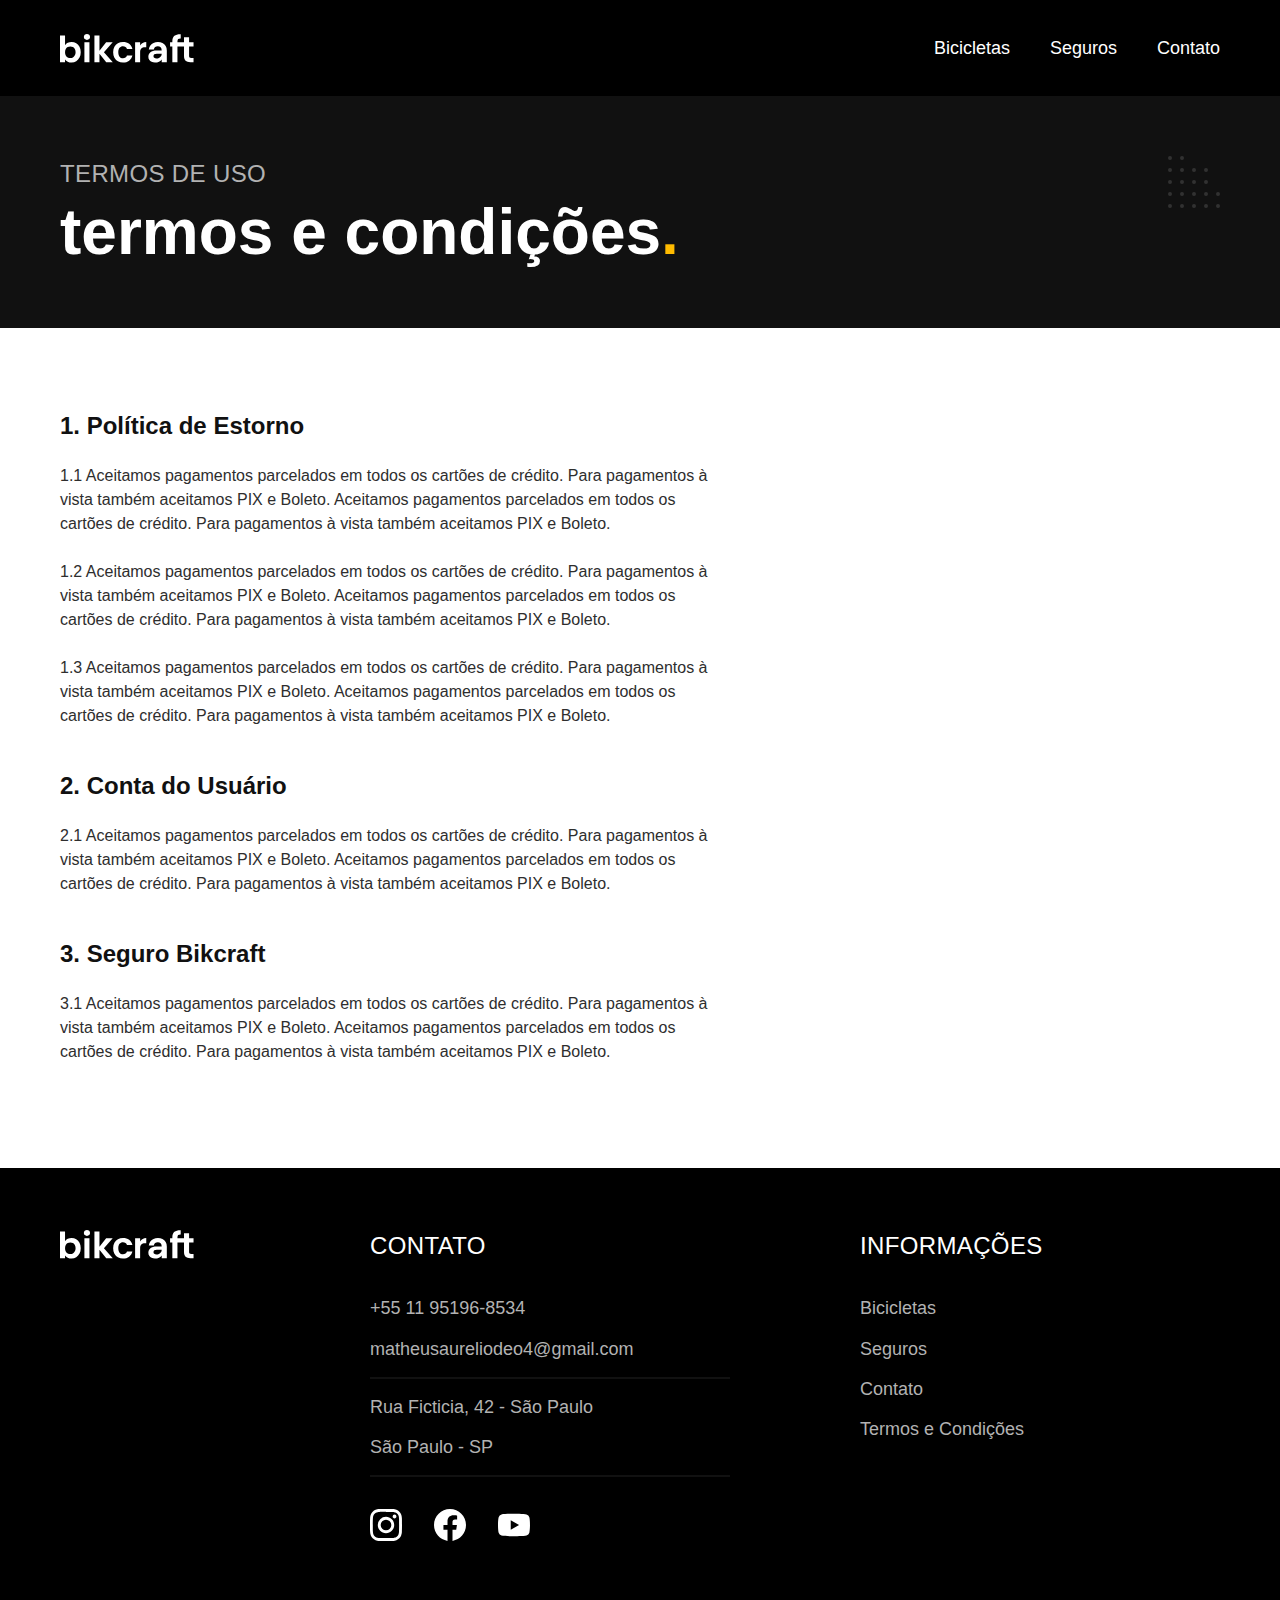
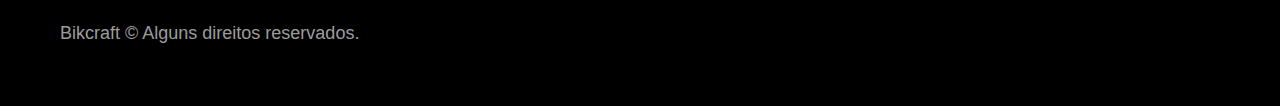
<file: termos.html>
<!DOCTYPE html>
<html lang="pt-br">

<head>
  <meta charset="UTF-8">
  <meta name="viewport" content="width=device-width, initial-scale=1.0">

  <title>Termos e Condições | Bikcraft</title>
  <meta name="description" content="Termos e condições.">

  <link rel="preload" href="./css/style.css" as="style">
  <link rel="stylesheet" href="./css/style.css">
</head>

<body id="termos">
  <header class="header-bg">
    <div class="header container">
      <a href="./">
        <img src="./img/bikcraft.svg" alt="Bikcraft">
      </a>

      <nav aria-label="primaria">
        <ul class="header-menu font-1-m cor-0">
          <li><a href="./bicicletas.html">Bicicletas</a></li>
          <li><a href="./seguros.html">Seguros</a></li>
          <li><a href="./contato.html">Contato</a></li>
        </ul>
      </nav>
    </div>
  </header>

  <main>
    <div class="titulo-bg">
      <div class="titulo container">
        <p class="font-2-l-b cor-5">Termos de uso</p>
        <h1 class="font-1-xxl cor-0">termos e condições<span class="cor-p1">.</span></h1>
      </div>
    </div>

    <div class="termos font-2-s cor-10 container">
      <h2 class="font-1-l cor-11">1. Política de Estorno</h2>
      <p>1.1 Aceitamos pagamentos parcelados em todos os cartões de crédito. Para pagamentos à vista também aceitamos PIX e Boleto. Aceitamos pagamentos parcelados em todos os cartões de crédito. Para pagamentos à vista também aceitamos PIX e Boleto.</p>
      <p>1.2 Aceitamos pagamentos parcelados em todos os cartões de crédito. Para pagamentos à vista também aceitamos PIX e Boleto. Aceitamos pagamentos parcelados em todos os cartões de crédito. Para pagamentos à vista também aceitamos PIX e Boleto.</p>
      <p>1.3 Aceitamos pagamentos parcelados em todos os cartões de crédito. Para pagamentos à vista também aceitamos PIX e Boleto. Aceitamos pagamentos parcelados em todos os cartões de crédito. Para pagamentos à vista também aceitamos PIX e Boleto.</p>
      <h2 class="font-1-l cor-11">2. Conta do Usuário</h2>
      <p>2.1 Aceitamos pagamentos parcelados em todos os cartões de crédito. Para pagamentos à vista também aceitamos PIX e Boleto. Aceitamos pagamentos parcelados em todos os cartões de crédito. Para pagamentos à vista também aceitamos PIX e Boleto.</p>
      <h2 class="font-1-l cor-11">3. Seguro Bikcraft</h2>
      <p>3.1 Aceitamos pagamentos parcelados em todos os cartões de crédito. Para pagamentos à vista também aceitamos PIX e Boleto. Aceitamos pagamentos parcelados em todos os cartões de crédito. Para pagamentos à vista também aceitamos PIX e Boleto.</p>
    </div>
  </main>

  <footer class="footer-bg">
    <div class="footer container">
      <img src="./img/bikcraft.svg" alt="Bikcraft">
      <div class="footer-contato">
        <h3 class="font-2-l-b cor-0">Contato</h3>
        <ul class="font-2-m cor-5">
          <li><a href="tel:+5511951968534">+55 11 95196-8534</a></li>
          <li><a href="matheusaureliodeo4@gmail.com">matheusaureliodeo4@gmail.com</a></li>
          <li>Rua Ficticia, 42 - São Paulo</li>
          <li>São Paulo - SP</li>
        </ul>
        <div class="footer-redes">
          <a href="./">
            <img src="./img/redes/instagram.svg" alt="Instagram">
          </a>
          <a href="./">
            <img src="./img/redes/facebook.svg" alt="Facebook">
          </a>
          <a href="./">
            <img src="./img/redes/youtube.svg" alt="Youtube">
          </a>
        </div>
      </div>
      <div class="footer-informacoes">
        <h3 class="font-2-l-b cor-0">Informações</h3>
        <nav>
          <ul class="font-1-m cor-5">
            <li><a href="./bicicletas.html">Bicicletas</a></li>
            <li><a href="./seguros.html">Seguros</a></li>
            <li><a href="./contato.html">Contato</a></li>
            <li><a href="./termos.html">Termos e Condições</a></li>
          </ul>
        </nav>
      </div>
      <p class="footer-copy font-2-m cor-6">Bikcraft © Alguns direitos reservados.</p>
    </div>
  </footer>
</body>

</html>
</file>
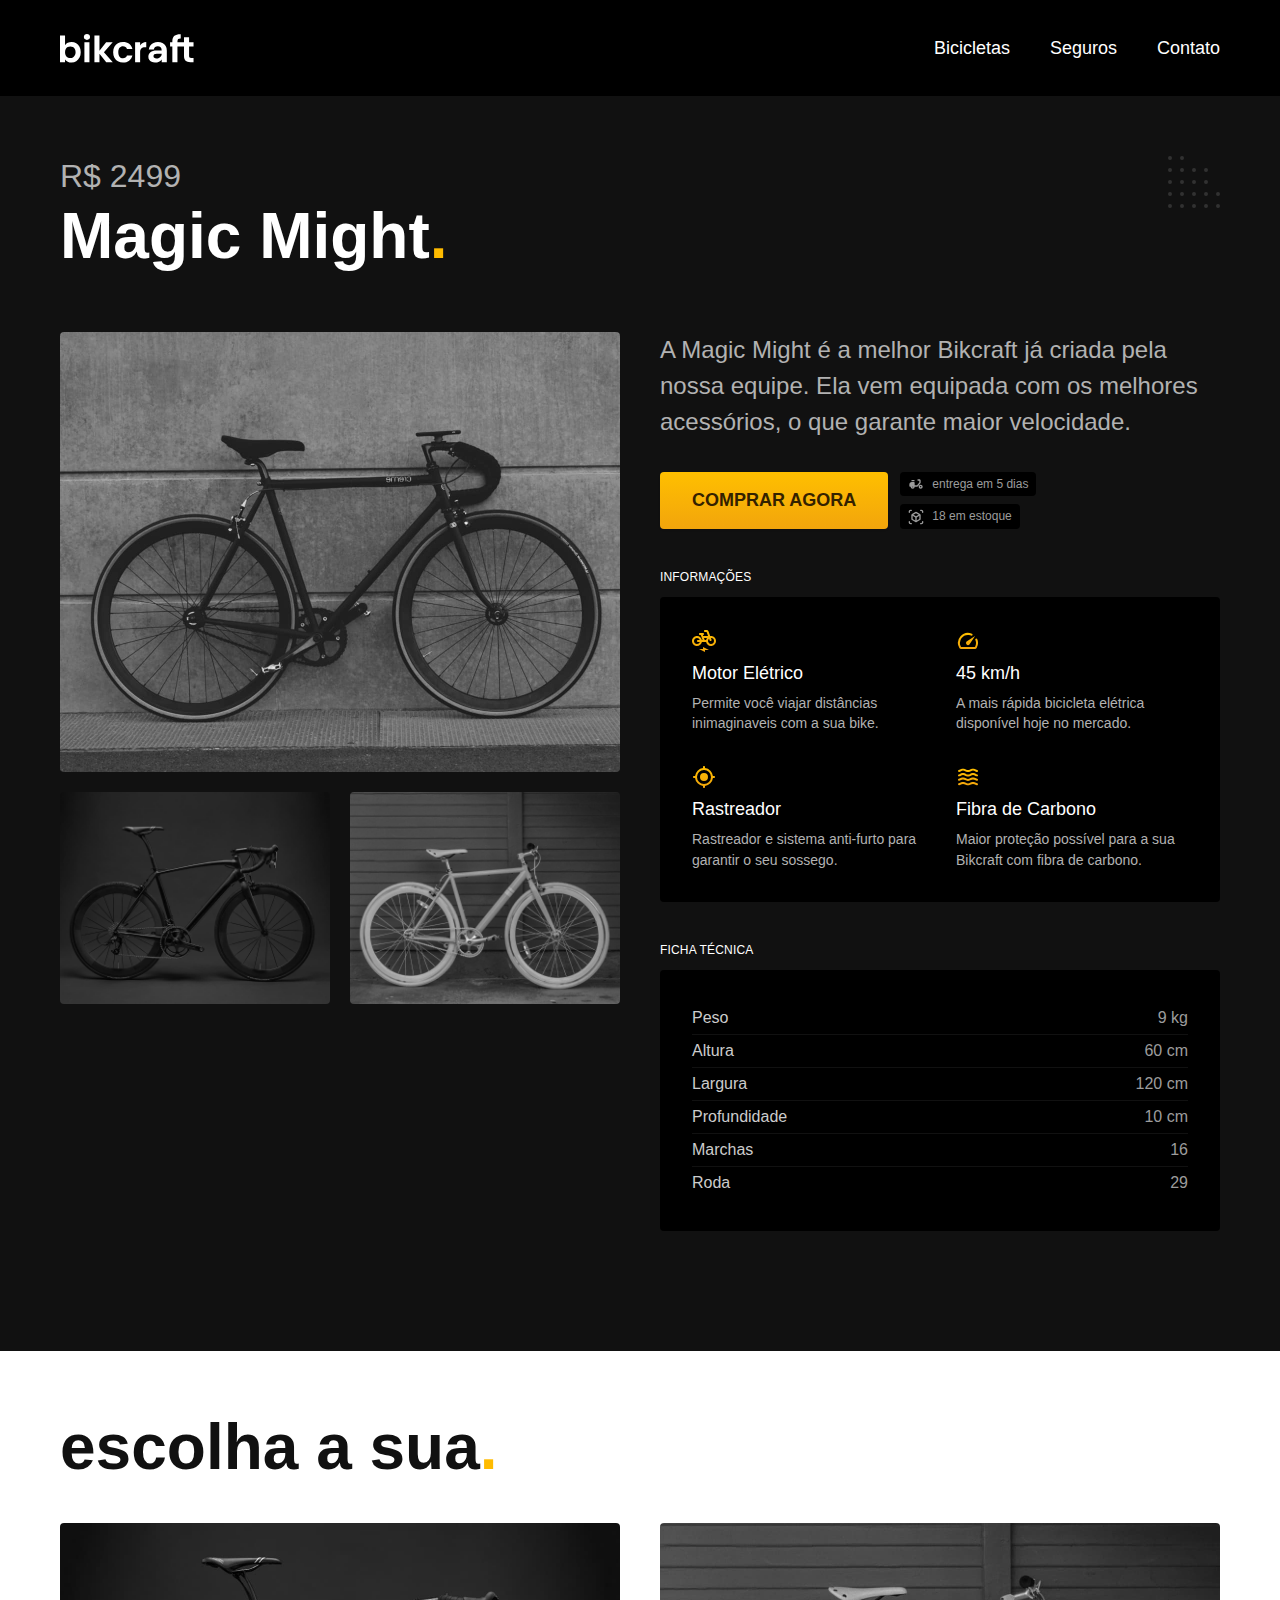
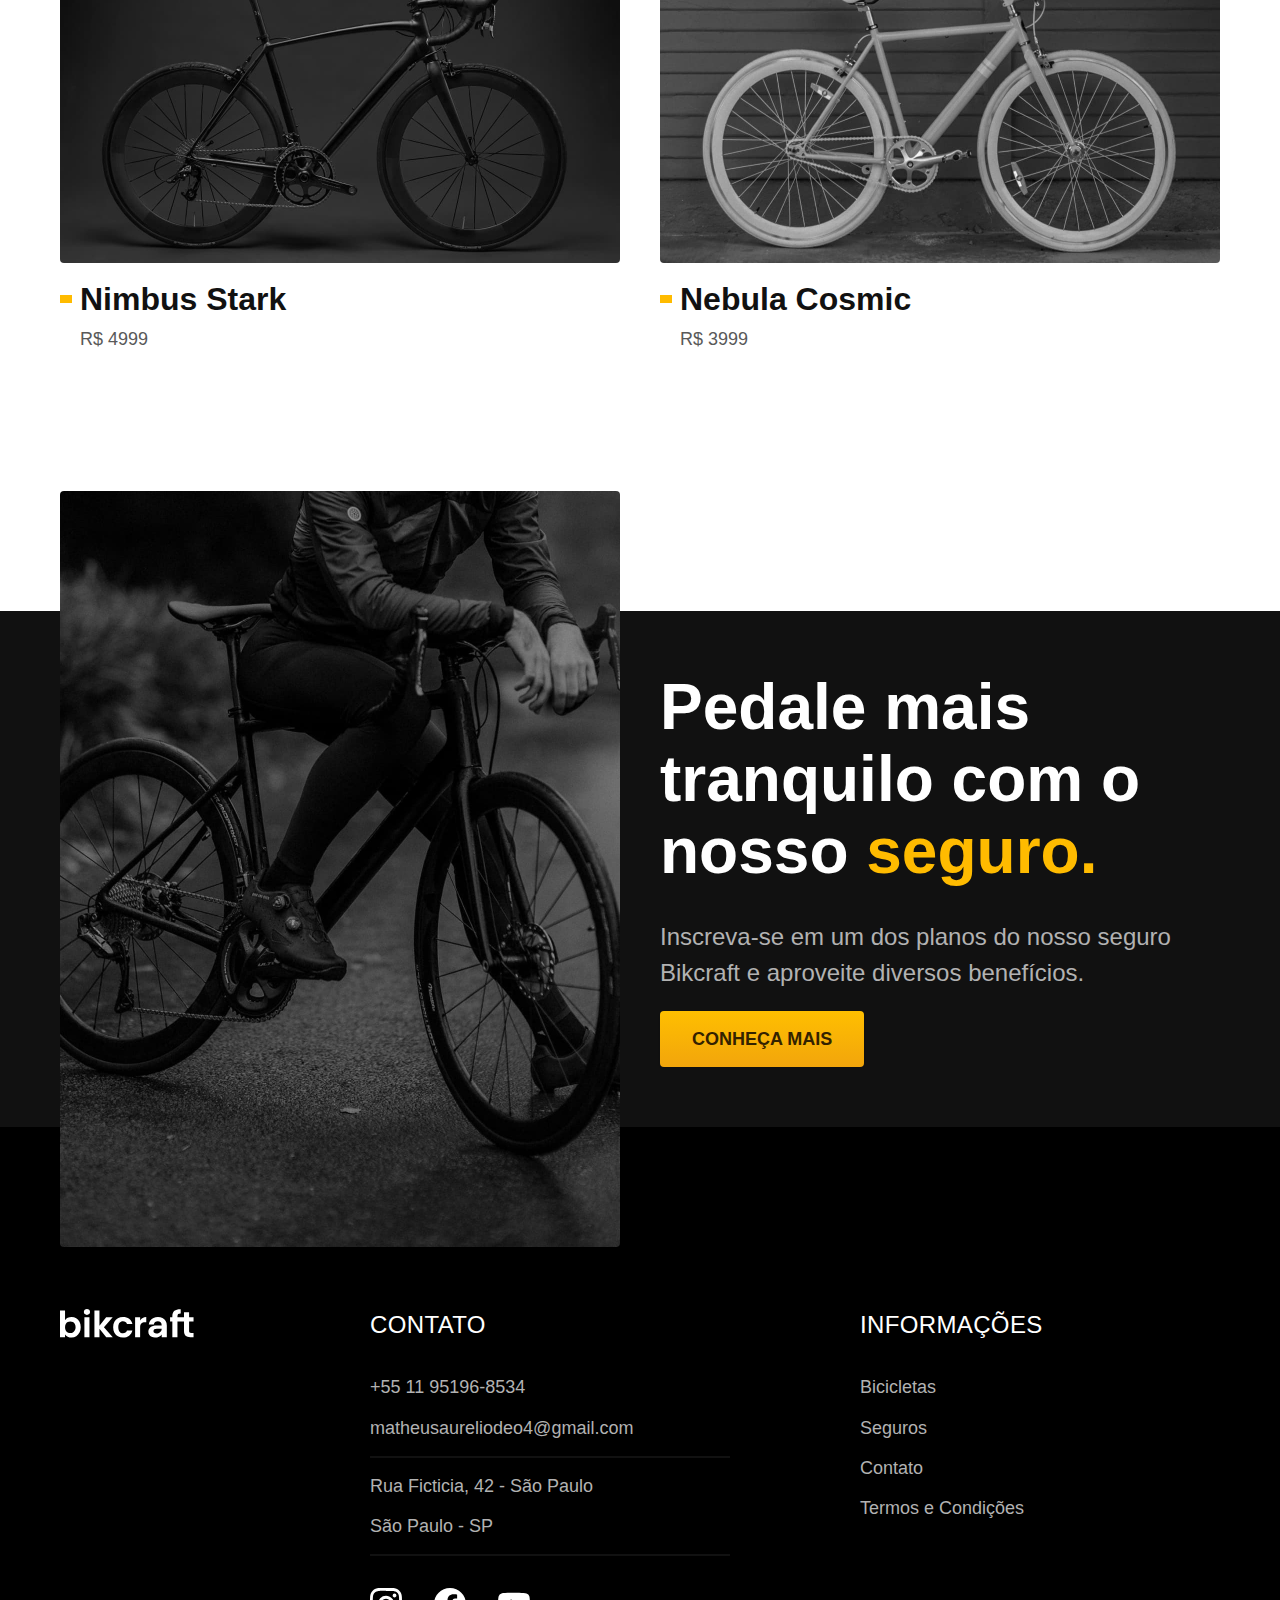
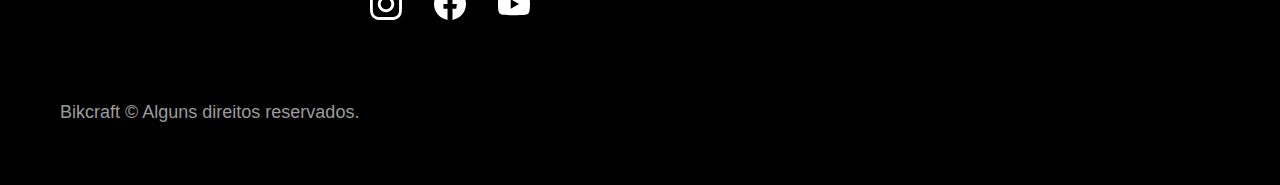
<file: bicicletas/magic.html>
<!DOCTYPE html>
<html lang="pt-br">

<head>
  <meta charset="UTF-8">
  <meta name="viewport" content="width=device-width, initial-scale=1.0">

  <title>Magic | Bikcraft</title>
  <meta name="description" content="Magic.">

  <link rel="preload" href="../css/style.css" as="style">
  <link rel="stylesheet" href="../css/style.css">
</head>

<body id="bicicleta">
  <header class="header-bg">
    <div class="header container">
      <a href="../">
        <img src="../img/bikcraft.svg" alt="Bikcraft">
      </a>

      <nav aria-label="primaria">
        <ul class="header-menu font-1-m cor-0">
          <li><a href="../bicicletas.html">Bicicletas</a></li>
          <li><a href="../seguros.html">Seguros</a></li>
          <li><a href="../contato.html">Contato</a></li>
        </ul>
      </nav>
    </div>
  </header>

  <main class="titulo-bg">
    <div>
      <div class="titulo container">
        <p class="font-2-xl cor-5">R$ 2499</p>
        <h1 class="font-1-xxl cor-0">Magic Might<span class="cor-p1">.</span></h1>
      </div>
    </div>
    <div class="bicicleta container">
      <div class="bicicleta-imagens">
        <img src="../img/bicicleta/nimbus2.jpg" alt="">
        <img src="../img/bicicleta/nimbus1.jpg" alt="">
        <img src="../img/bicicleta/nimbus3.jpg" alt="">
      </div>
      <div class="bicicleta-conteudo">
        <p class="font-2-l cor-5">A Magic Might é a melhor Bikcraft já criada pela nossa equipe. Ela vem equipada com os melhores acessórios, o que garante maior velocidade.</p>
        <div class="bicicleta-comprar">
          <a class="botao" href="../orcamento.html?tipo=bikcraft&produto=magic">Comprar Agora</a>
          <span class="font-1-xs cor-6"><img src="../img/icones/entrega.svg" alt=""> entrega em 5 dias</span>
          <span class="font-1-xs cor-6"><img src="../img/icones/estoque.svg" alt=""> 18 em estoque</span>
        </div>

        <h2 class="font-1-xs cor-0">Informações</h2>
        <ul class="bicicleta-informacoes">
          <li>
            <img src="../img/icones/eletrica.svg" alt="">
            <h3 class="font-1-m cor-0">Motor Elétrico</h3>
            <p class="font-2-xs cor-5">Permite você viajar distâncias inimaginaveis com a sua bike.</p>
          </li>
          <li>
            <img src="../img/icones/velocidade.svg" alt="">
            <h3 class="font-1-m cor-0">45 km/h</h3>
            <p class="font-2-xs cor-5">A mais rápida bicicleta elétrica disponível hoje no mercado.</p>
          </li>
          <li>
            <img src="../img/icones/rastreador.svg" alt="">
            <h3 class="font-1-m cor-0">Rastreador</h3>
            <p class="font-2-xs cor-5">Rastreador e sistema anti-furto para garantir o seu sossego.</p>
          </li>
          <li>
            <img src="../img/icones/carbono.svg" alt="">
            <h3 class="font-1-m cor-0">Fibra de Carbono</h3>
            <p class="font-2-xs cor-5">Maior proteção possível para a sua Bikcraft com fibra de carbono.</p>
          </li>
        </ul>
        <h2 class="font-1-xs cor-0">Ficha Técnica</h2>
        <ul class="bicicleta-ficha font-2-s cor-4">
          <li>Peso <span>9 kg</span></li>
          <li>Altura <span>60 cm</span></li>
          <li>Largura <span>120 cm</span></li>
          <li>Profundidade <span>10 cm</span></li>
          <li>Marchas <span>16</span></li>
          <li>Roda <span>29</span></li>
        </ul>
      </div>
    </div>
  </main>

  <article class="bicicletas-lista container">
    <h2 class="font-1-xxl">escolha a sua<span class="cor-p1">.</span></h2>

    <ul>
      <li>
        <a href="./nimbus.html">
          <img src="../img/bicicletas/nimbus.jpg" alt="Bicicleta preta">
          <h3 class="font-1-xl">Nimbus Stark</h3>
          <span class="font-2-m cor-8">R$ 4999</span>
        </a>
      </li>
      <li>
        <a href="./nebula.html">
          <img src="../img/bicicletas/nebula.jpg" alt="Bicicleta preta">
          <h3 class="font-1-xl">Nebula Cosmic</h3>
          <span class="font-2-m cor-8">R$ 3999</span>
        </a>
      </li>
    </ul>
  </article>

  <article class="seguro-bg">
    <div class="seguro container">
      <div class="seguro-imagem">
        <img src="../img/fotos/seguros.jpg" alt="Pessoa parada em cima de uma bicicleta.">
      </div>
      <div class="seguro-conteudo">
        <h2 class="font-1-xxl cor-0">Pedale mais tranquilo com o nosso <span class="cor-p1">seguro.</span></h2>
        <p class="font-2-l cor-5">Inscreva-se em um dos planos do nosso seguro Bikcraft e aproveite diversos benefícios.</p>
        <a class="botao" href="../seguros.html">Conheça Mais</a>
      </div>
    </div>
  </article>

  <footer class="footer-bg">
    <div class="footer container">
      <img src="../img/bikcraft.svg" alt="Bikcraft">
      <div class="footer-contato">
        <h3 class="font-2-l-b cor-0">Contato</h3>
        <ul class="font-2-m cor-5">
          <li><a href="tel:+5511951968534">+55 11 95196-8534</a></li>
          <li><a href="matheusaureliodeo4@gmail.com">matheusaureliodeo4@gmail.com</a></li>
          <li>Rua Ficticia, 42 - São Paulo</li>
          <li>São Paulo - SP</li>
        </ul>
        <div class="footer-redes">
          <a href="../">
            <img src="../img/redes/instagram.svg" alt="Instagram">
          </a>
          <a href="../">
            <img src="../img/redes/facebook.svg" alt="Facebook">
          </a>
          <a href="../">
            <img src="../img/redes/youtube.svg" alt="Youtube">
          </a>
        </div>
      </div>
      <div class="footer-informacoes">
        <h3 class="font-2-l-b cor-0">Informações</h3>
        <nav>
          <ul class="font-1-m cor-5">
            <li><a href="../bicicletas.html">Bicicletas</a></li>
            <li><a href="../seguros.html">Seguros</a></li>
            <li><a href="../contato.html">Contato</a></li>
            <li><a href="../termos.html">Termos e Condições</a></li>
          </ul>
        </nav>
      </div>
      <p class="footer-copy font-2-m cor-6">Bikcraft © Alguns direitos reservados.</p>
    </div>
  </footer>
  <script src="/js/script.js"></script>
</body>

</html>
</file>
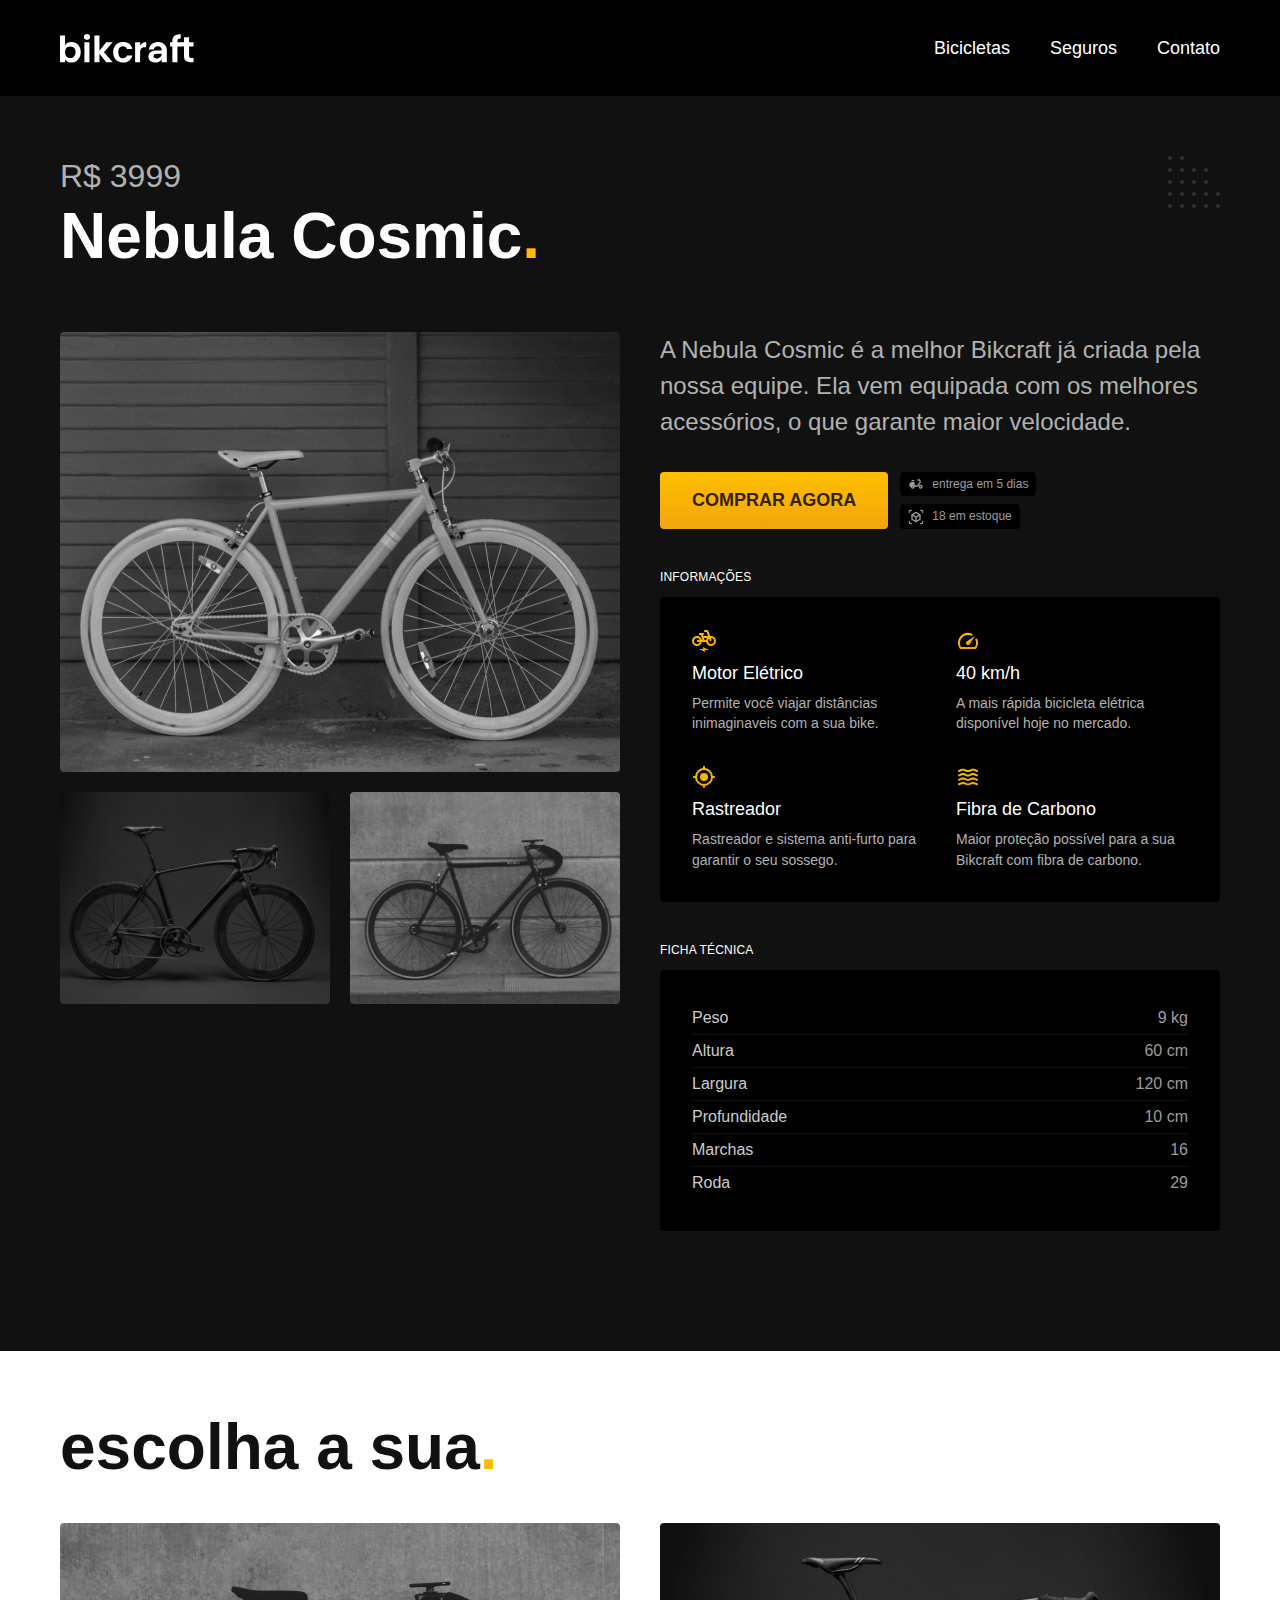
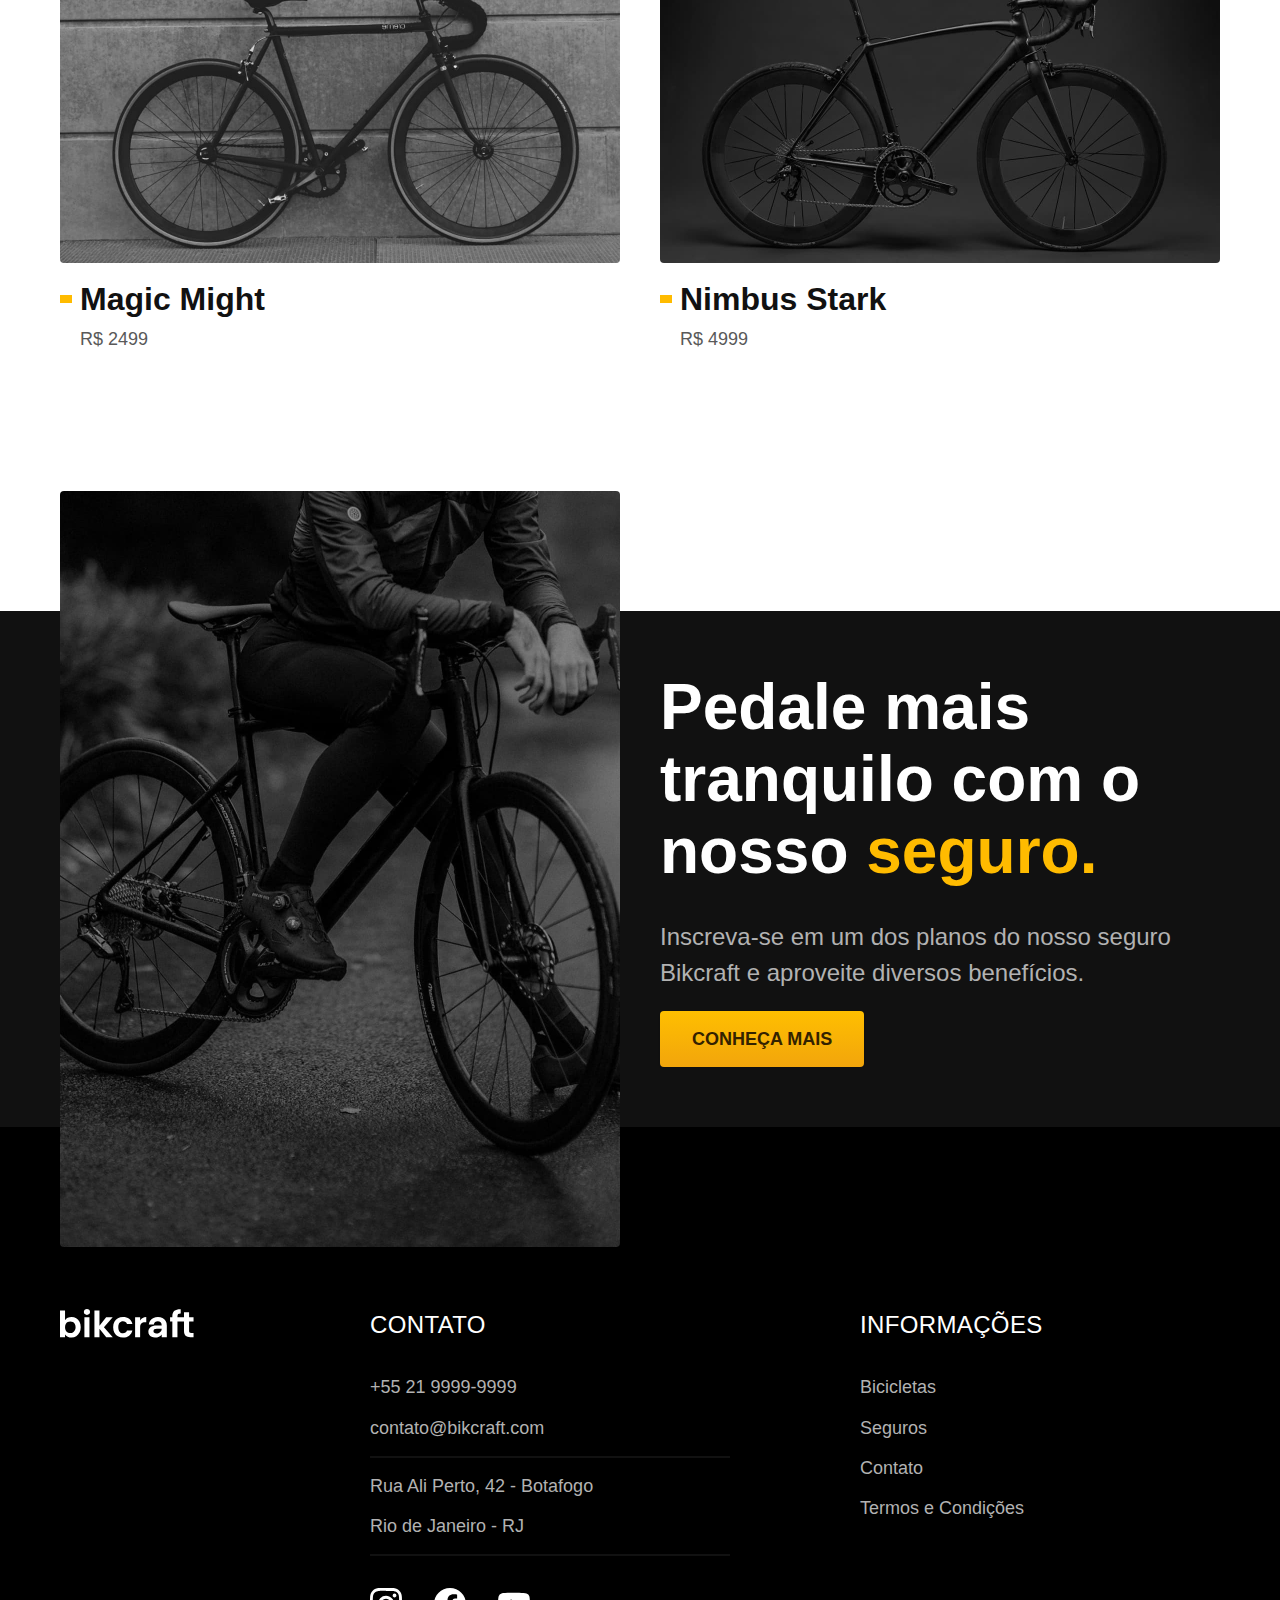
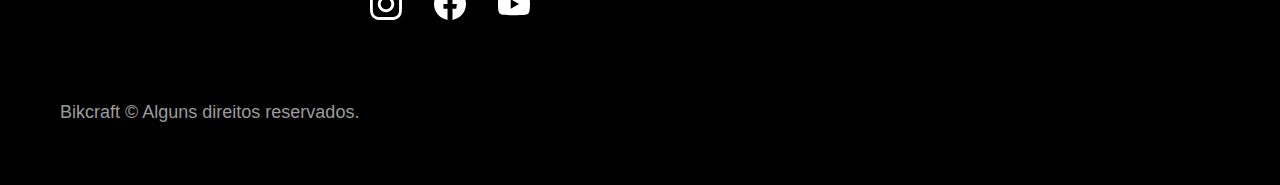
<file: bicicletas/nebula.html>
<!DOCTYPE html>
<html lang="pt-br">

<head>
  <meta charset="UTF-8">
  <meta name="viewport" content="width=device-width, initial-scale=1.0">

  <title>Nebula | Bikcraft</title>
  <meta name="description" content="Nebula.">
  <link rel="icon" href="/favicon.svg" type="image/svg+xml">
  <link rel="icon" href="../favicon.svg" type="image/svg+xml">
  <link rel="preload" href="../css/style.min.css" as="style">
  <link rel="stylesheet" href="../css/style.min.css">
  <script> document.documentElement.classList.add('js');</script>
</head>

<body id="bicicleta">
  <header class="header-bg">
    <div class="header container">
      <a href="../">
        <img src="../img/bikcraft.svg" alt="Bikcraft">
      </a>

      <nav aria-label="primaria">
        <ul class="header-menu font-1-m cor-0">
          <li><a href="../bicicletas.html">Bicicletas</a></li>
          <li><a href="../seguros.html">Seguros</a></li>
          <li><a href="../contato.html">Contato</a></li>
        </ul>
      </nav>
    </div>
  </header>

  <main class="titulo-bg">
    <div>
      <div class="titulo container">
        <p class="font-2-xl cor-5">R$ 3999</p>
        <h1 class="font-1-xxl cor-0">Nebula Cosmic<span class="cor-p1">.</span></h1>
      </div>
    </div>
    <div class="bicicleta container">
      <div class="bicicleta-imagens">
        <img src="../img/bicicleta/nimbus3.jpg" alt="Bicicleta 1">
        <img src="../img/bicicleta/nimbus1.jpg" alt="Bicicleta 2">
        <img src="../img/bicicleta/nimbus2.jpg" alt="Bicicleta 3">
      </div>
      <div class="bicicleta-conteudo">
        <p class="font-2-l cor-5">A Nebula Cosmic é a melhor Bikcraft já criada pela nossa equipe. Ela vem equipada com os melhores acessórios, o que garante maior velocidade.</p>
        <div class="bicicleta-comprar">
          <a class="botao" href="../orcamento.html?tipo=bikcraft&produto=nebula">Comprar Agora</a>
          <span class="font-1-xs cor-6"><img src="../img/icones/entrega.svg" alt=""> entrega em 5 dias</span>
          <span class="font-1-xs cor-6"><img src="../img/icones/estoque.svg" alt=""> 18 em estoque</span>
        </div>

        <h2 class="font-1-xs cor-0">Informações</h2>
        <ul class="bicicleta-informacoes">
          <li>
            <img src="../img/icones/eletrica.svg" alt="">
            <h3 class="font-1-m cor-0">Motor Elétrico</h3>
            <p class="font-2-xs cor-5">Permite você viajar distâncias inimaginaveis com a sua bike.</p>
          </li>
          <li>
            <img src="../img/icones/velocidade.svg" alt="">
            <h3 class="font-1-m cor-0">40 km/h</h3>
            <p class="font-2-xs cor-5">A mais rápida bicicleta elétrica disponível hoje no mercado.</p>
          </li>
          <li>
            <img src="../img/icones/rastreador.svg" alt="">
            <h3 class="font-1-m cor-0">Rastreador</h3>
            <p class="font-2-xs cor-5">Rastreador e sistema anti-furto para garantir o seu sossego.</p>
          </li>
          <li>
            <img src="../img/icones/carbono.svg" alt="">
            <h3 class="font-1-m cor-0">Fibra de Carbono</h3>
            <p class="font-2-xs cor-5">Maior proteção possível para a sua Bikcraft com fibra de carbono.</p>
          </li>
        </ul>
        <h2 class="font-1-xs cor-0">Ficha Técnica</h2>
        <ul class="bicicleta-ficha font-2-s cor-4">
          <li>Peso <span>9 kg</span></li>
          <li>Altura <span>60 cm</span></li>
          <li>Largura <span>120 cm</span></li>
          <li>Profundidade <span>10 cm</span></li>
          <li>Marchas <span>16</span></li>
          <li>Roda <span>29</span></li>
        </ul>
      </div>
    </div>
  </main>

  <article class="bicicletas-lista container">
    <h2 class="font-1-xxl">escolha a sua<span class="cor-p1">.</span></h2>

    <ul>
      <li>
        <a href="./magic.html">
          <img src="../img/bicicletas/magic.jpg" alt="Bicicleta preta">
          <h3 class="font-1-xl">Magic Might</h3>
          <span class="font-2-m cor-8">R$ 2499</span>
        </a>
      </li>
      <li>
        <a href="./nimbus.html">
          <img src="../img/bicicletas/nimbus.jpg" alt="Bicicleta preta">
          <h3 class="font-1-xl">Nimbus Stark</h3>
          <span class="font-2-m cor-8">R$ 4999</span>
        </a>
      </li>
    </ul>
  </article>

  <article class="seguro-bg">
    <div class="seguro container">
      <div class="seguro-imagem">
        <img src="../img/fotos/seguros.jpg" alt="Pessoa parada em cima de uma bicicleta.">
      </div>
      <div class="seguro-conteudo">
        <h2 class="font-1-xxl cor-0">Pedale mais tranquilo com o nosso <span class="cor-p1">seguro.</span></h2>
        <p class="font-2-l cor-5">Inscreva-se em um dos planos do nosso seguro Bikcraft e aproveite diversos benefícios.</p>
        <a class="botao" href="../seguros.html">Conheça Mais</a>
      </div>
    </div>
  </article>

  <footer class="footer-bg">
    <div class="footer container">
      <img src="../img/bikcraft.svg" alt="Bikcraft">
      <div class="footer-contato">
        <h3 class="font-2-l-b cor-0">Contato</h3>
        <ul class="font-2-m cor-5">
          <li><a href="tel:+552199999999">+55 21 9999-9999</a></li>
          <li><a href="mailto:contato@bikcraft.com">contato@bikcraft.com</a></li>
          <li>Rua Ali Perto, 42 - Botafogo</li>
          <li>Rio de Janeiro - RJ</li>
        </ul>

        <div class="footer-redes">
          <a href="../">
            <img src="../img/redes/instagram.svg" alt="Instagram">
          </a>
          <a href="../">
            <img src="../img/redes/facebook.svg" alt="Facebook">
          </a>
          <a href="../">
            <img src="../img/redes/youtube.svg" alt="Youtube">
          </a>
        </div>
      </div>
      <div class="footer-informacoes">
        <h3 class="font-2-l-b cor-0">Informações</h3>
        <nav>
          <ul class="font-1-m cor-5">
            <li><a href="../bicicletas.html">Bicicletas</a></li>
            <li><a href="../seguros.html">Seguros</a></li>
            <li><a href="../contato.html">Contato</a></li>
            <li><a href="../termos.html">Termos e Condições</a></li>
          </ul>
        </nav>
      </div>
      <p class="footer-copy font-2-m cor-6">Bikcraft © Alguns direitos reservados.</p>
    </div>
  </footer>
  <script src="../js/script.js"></script>
</body>

</html>
</file>
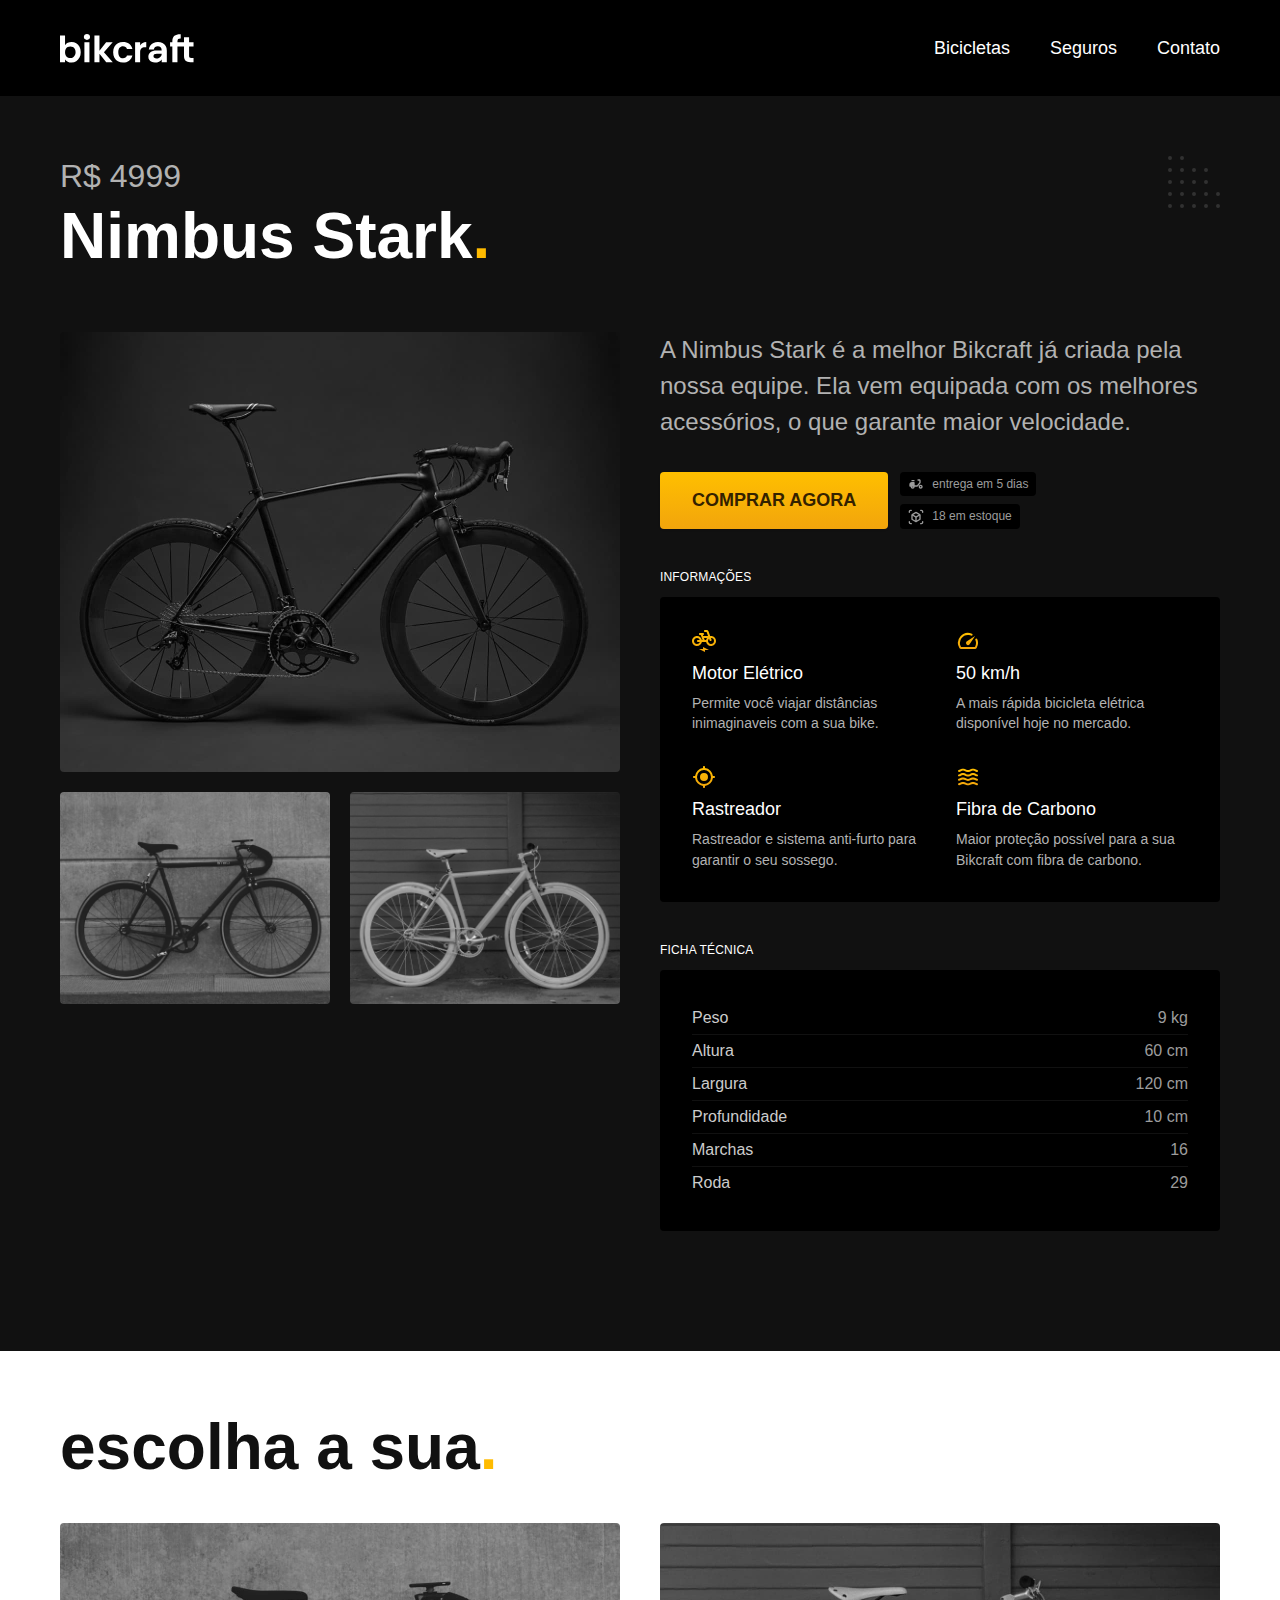
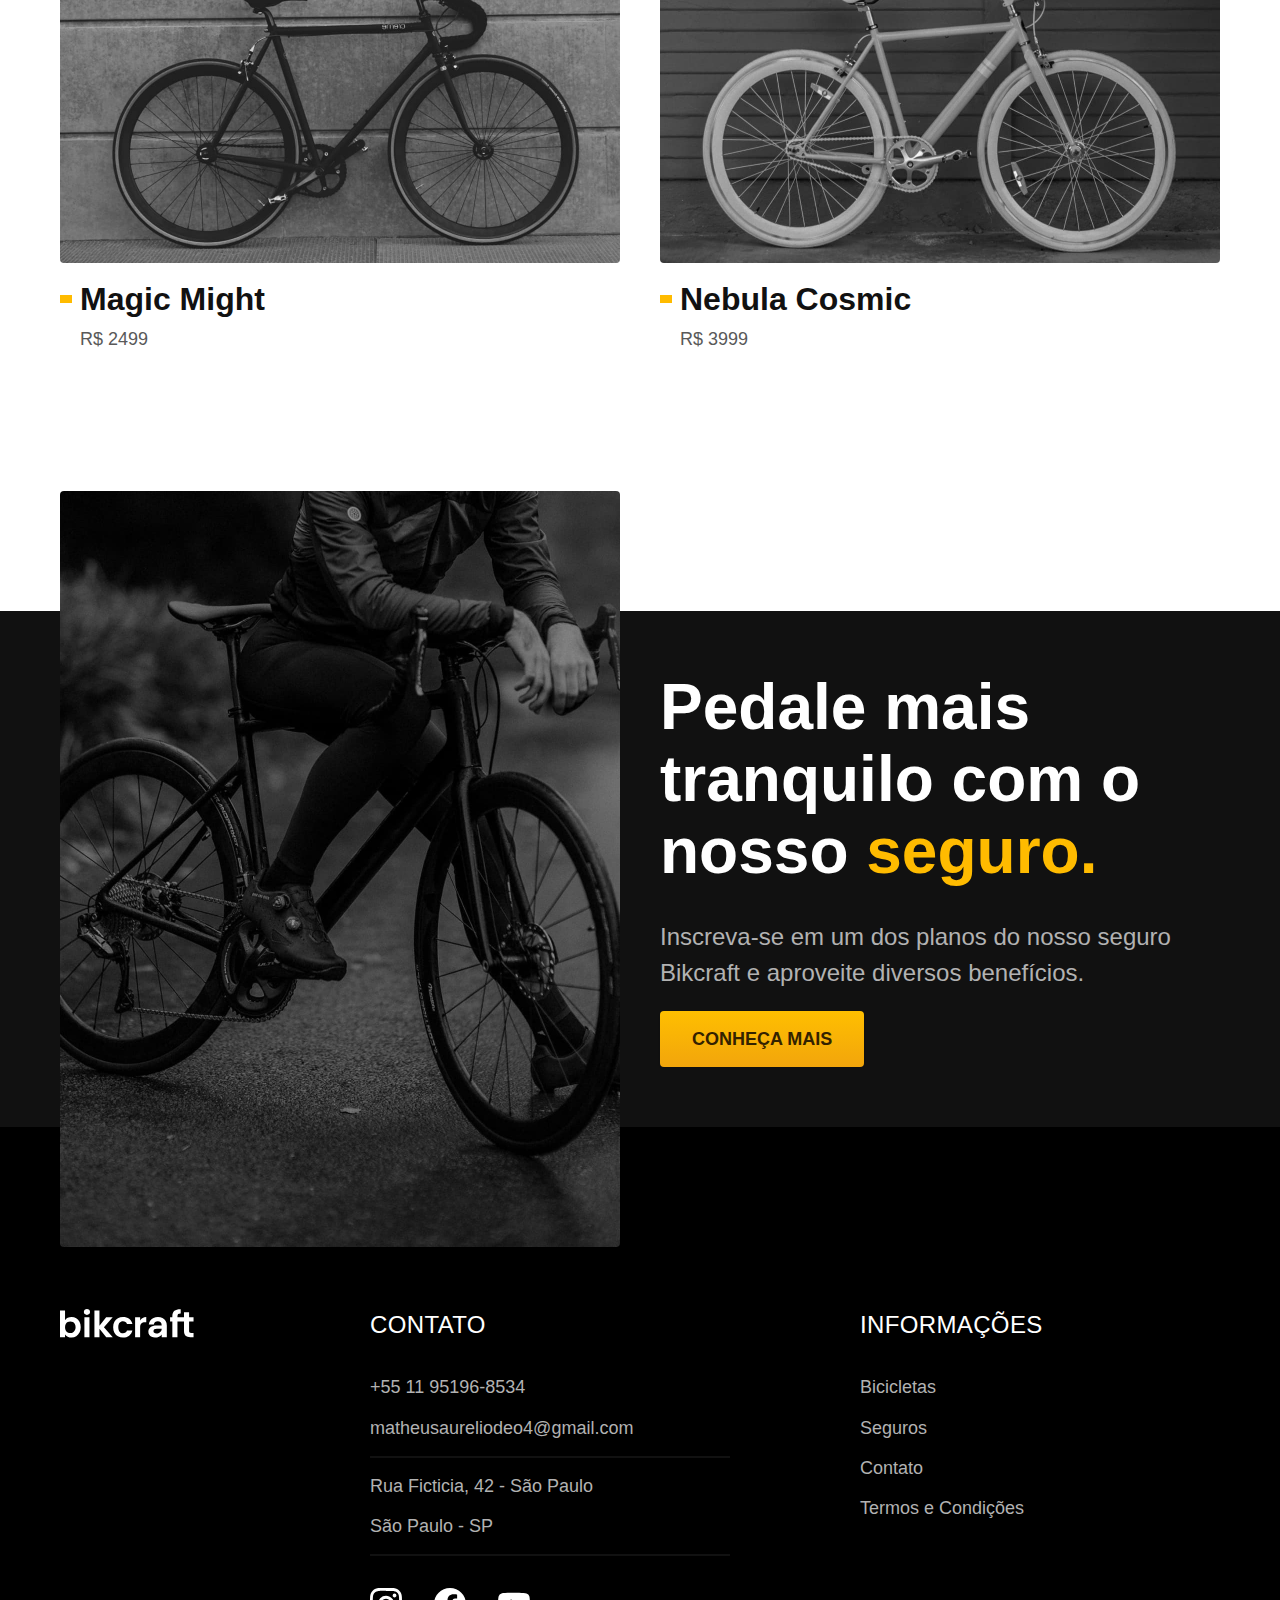
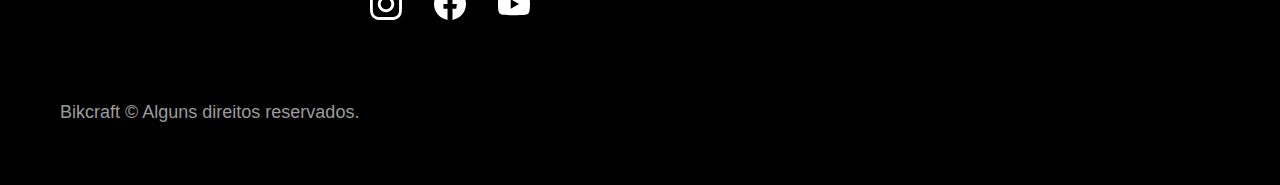
<file: bicicletas/nimbus.html>
<!DOCTYPE html>
<html lang="pt-br">

<head>
  <meta charset="UTF-8">
  <meta name="viewport" content="width=device-width, initial-scale=1.0">

  <title>Nimbus | Bikcraft</title>
  <meta name="description" content="Nimbus.">

  <link rel="preload" href="../css/style.css" as="style">
  <link rel="stylesheet" href="../css/style.css">
</head>

<body id="bicicleta">
  <header class="header-bg">
    <div class="header container">
      <a href="../">
        <img src="../img/bikcraft.svg" alt="Bikcraft">
      </a>

      <nav aria-label="primaria">
        <ul class="header-menu font-1-m cor-0">
          <li><a href="../bicicletas.html">Bicicletas</a></li>
          <li><a href="../seguros.html">Seguros</a></li>
          <li><a href="../contato.html">Contato</a></li>
        </ul>
      </nav>
    </div>
  </header>

  <main class="titulo-bg">
    <div>
      <div class="titulo container">
        <p class="font-2-xl cor-5">R$ 4999</p>
        <h1 class="font-1-xxl cor-0">Nimbus Stark<span class="cor-p1">.</span></h1>
      </div>
    </div>
    <div class="bicicleta container">
      <div class="bicicleta-imagens">
        <img src="../img/bicicleta/nimbus1.jpg" alt="">
        <img src="../img/bicicleta/nimbus2.jpg" alt="">
        <img src="../img/bicicleta/nimbus3.jpg" alt="">
      </div>
      <div class="bicicleta-conteudo">
        <p class="font-2-l cor-5">A Nimbus Stark é a melhor Bikcraft já criada pela nossa equipe. Ela vem equipada com os melhores acessórios, o que garante maior velocidade.</p>
        <div class="bicicleta-comprar">
          <a class="botao" href="../orcamento.html?tipo=bikcraft&produto=nimbus">Comprar Agora</a>
          <span class="font-1-xs cor-6"><img src="../img/icones/entrega.svg" alt=""> entrega em 5 dias</span>
          <span class="font-1-xs cor-6"><img src="../img/icones/estoque.svg" alt=""> 18 em estoque</span>
        </div>

        <h2 class="font-1-xs cor-0">Informações</h2>
        <ul class="bicicleta-informacoes">
          <li>
            <img src="../img/icones/eletrica.svg" alt="">
            <h3 class="font-1-m cor-0">Motor Elétrico</h3>
            <p class="font-2-xs cor-5">Permite você viajar distâncias inimaginaveis com a sua bike.</p>
          </li>
          <li>
            <img src="../img/icones/velocidade.svg" alt="">
            <h3 class="font-1-m cor-0">50 km/h</h3>
            <p class="font-2-xs cor-5">A mais rápida bicicleta elétrica disponível hoje no mercado.</p>
          </li>
          <li>
            <img src="../img/icones/rastreador.svg" alt="">
            <h3 class="font-1-m cor-0">Rastreador</h3>
            <p class="font-2-xs cor-5">Rastreador e sistema anti-furto para garantir o seu sossego.</p>
          </li>
          <li>
            <img src="../img/icones/carbono.svg" alt="">
            <h3 class="font-1-m cor-0">Fibra de Carbono</h3>
            <p class="font-2-xs cor-5">Maior proteção possível para a sua Bikcraft com fibra de carbono.</p>
          </li>
        </ul>
        <h2 class="font-1-xs cor-0">Ficha Técnica</h2>
        <ul class="bicicleta-ficha font-2-s cor-4">
          <li>Peso <span>9 kg</span></li>
          <li>Altura <span>60 cm</span></li>
          <li>Largura <span>120 cm</span></li>
          <li>Profundidade <span>10 cm</span></li>
          <li>Marchas <span>16</span></li>
          <li>Roda <span>29</span></li>
        </ul>
      </div>
    </div>
  </main>

  <article class="bicicletas-lista container">
    <h2 class="font-1-xxl">escolha a sua<span class="cor-p1">.</span></h2>

    <ul>
      <li>
        <a href="./magic.html">
          <img src="../img/bicicletas/magic.jpg" alt="Bicicleta preta">
          <h3 class="font-1-xl">Magic Might</h3>
          <span class="font-2-m cor-8">R$ 2499</span>
        </a>
      </li>
      <li>
        <a href="./nebula.html">
          <img src="../img/bicicletas/nebula.jpg" alt="Bicicleta preta">
          <h3 class="font-1-xl">Nebula Cosmic</h3>
          <span class="font-2-m cor-8">R$ 3999</span>
        </a>
      </li>
    </ul>
  </article>

  <article class="seguro-bg">
    <div class="seguro container">
      <div class="seguro-imagem">
        <img src="../img/fotos/seguros.jpg" alt="Pessoa parada em cima de uma bicicleta.">
      </div>
      <div class="seguro-conteudo">
        <h2 class="font-1-xxl cor-0">Pedale mais tranquilo com o nosso <span class="cor-p1">seguro.</span></h2>
        <p class="font-2-l cor-5">Inscreva-se em um dos planos do nosso seguro Bikcraft e aproveite diversos benefícios.</p>
        <a class="botao" href="../seguros.html">Conheça Mais</a>
      </div>
    </div>
  </article>

  <footer class="footer-bg">
    <div class="footer container">
      <img src="../img/bikcraft.svg" alt="Bikcraft">
      <div class="footer-contato">
        <h3 class="font-2-l-b cor-0">Contato</h3>
        <ul class="font-2-m cor-5">
          <li><a href="tel:+5511951968534">+55 11 95196-8534</a></li>
          <li><a href="matheusaureliodeo4@gmail.com">matheusaureliodeo4@gmail.com</a></li>
          <li>Rua Ficticia, 42 - São Paulo</li>
          <li>São Paulo - SP</li>
        </ul>
        <div class="footer-redes">
          <a href="../">
            <img src="../img/redes/instagram.svg" alt="Instagram">
          </a>
          <a href="../">
            <img src="../img/redes/facebook.svg" alt="Facebook">
          </a>
          <a href="../">
            <img src="../img/redes/youtube.svg" alt="Youtube">
          </a>
        </div>
      </div>
      <div class="footer-informacoes">
        <h3 class="font-2-l-b cor-0">Informações</h3>
        <nav>
          <ul class="font-1-m cor-5">
            <li><a href="../bicicletas.html">Bicicletas</a></li>
            <li><a href="../seguros.html">Seguros</a></li>
            <li><a href="../contato.html">Contato</a></li>
            <li><a href="../termos.html">Termos e Condições</a></li>
          </ul>
        </nav>
      </div>
      <p class="footer-copy font-2-m cor-6">Bikcraft © Alguns direitos reservados.</p>
    </div>
  </footer>
  <script src="/js/script.js"></script>
</body>

</html>
</file>
<file: css/style.css>
@import "./global/global.css";
@import "./utilidades/tipografia.css";
@import "./utilidades/cores.css";

@import "./global/header.css";
@import "./global/footer.css";

/* Utilidades */
@import "./utilidades/componentes.css";
@import "./utilidades/formulario.css";

/* Home */
@import "./home/introducao.css";
@import "./home/tecnologia.css";
@import "./home/parceiros.css";
@import "./home/depoimento.css";

/* Bicicletas */
@import "./bicicletas/bicicletas-lista.css";
@import "./bicicletas/bicicletas.css";

/* Bicicleta */
@import "./bicicleta/bicicleta.css";
@import "./bicicleta/seguro.css";

/* Seguros */
@import "./seguros/seguros.css";
@import "./seguros/vantagens.css";
@import "./seguros/perguntas.css";

/* Contato */
@import "./contato/contato.css";
@import "./contato/lojas.css";

/* Contato */
@import "./orcamento/orcamento.css";

/* Termos */
@import "./termos/termos.css";
</file>
<file: css/style.min.css>
body{margin:0;font-family:Arial,Helvetica,sans-serif;color:#111}blockquote,dd,h1,h2,h3,h4,p,ul{margin:0}ul{padding:0;list-style:none}a{text-decoration:none;color:inherit}img{max-width:100%;height:auto;display:block}img[src$=".jpg"]{border-radius:4px}.font-1-xs{font:400 0.75rem/1.35 Poppins,sans-serif}.font-2-xs{font:400 0.875rem/1.43 Roboto,sans-serif}.font-1-s{font:400 1rem/1.5 Poppins,sans-serif}.font-2-s{font:400 1rem/1.5 Roboto,sans-serif}.font-1-m,.font-1-m-b{font:400 1.125rem/1.35 Poppins,sans-serif}.font-1-m-b{font-weight:600}.font-2-m{font:500 1.125rem/1.35 Roboto,sans-serif}.font-1-l{font:400 1.5rem/1.5 Poppins,sans-serif}.font-2-l,.font-2-l-b{font:400 1.5rem/1.5 Roboto,sans-serif}.font-2-l-b{font-weight:500;letter-spacing:.015em;text-transform:uppercase}.font-1-xl{font:600 2rem/1.25 Poppins,sans-serif}.font-2-xl{font:500 2rem/1.25 Roboto,sans-serif}.font-1-xxl{font:600 4rem/1.125 Poppins,sans-serif}@media (max-width:1200px){.font-1-xxl{font-size:3rem}.font-2-l,.font-2-l-b{font-size:1.125rem}}@media (max-width:800px){.font-1-xxl{font-size:2rem}.font-1-xl,.font-2-xl{font-size:1.5rem}}:root{--cor-0:#ffffff;--cor-1:#f7f7f7;--cor-2:#ededed;--cor-3:#dedede;--cor-4:#cccccc;--cor-5:#b2b2b2;--cor-6:#9c9c9c;--cor-7:#717171;--cor-8:#595959;--cor-9:#404040;--cor-10:#2e2e2e;--cor-11:#111111;--cor-12:#000000;--cor-p1:#ffbb00;--cor-p2:#e4a30b;--cor-p3:#a66f00;--cor-p4:#664400;--cor-p5:#332200}.cor-0{color:var(--cor-0)}.cor-1{color:var(--cor-1)}.cor-2{color:var(--cor-2)}.cor-3{color:var(--cor-3)}.cor-4{color:var(--cor-4)}.cor-5{color:var(--cor-5)}.cor-6{color:var(--cor-6)}.cor-7{color:var(--cor-7)}.cor-8{color:var(--cor-8)}.cor-9{color:var(--cor-9)}.cor-10{color:var(--cor-10)}.cor-11{color:var(--cor-11)}.cor-12{color:var(--cor-12)}.cor-p1{color:var(--cor-p1)}.cor-p2{color:var(--cor-p2)}.cor-p3{color:var(--cor-p3)}.cor-p4{color:var(--cor-p4)}.cor-p5{color:var(--cor-p5)}.fadeInDown{transform:translate3d(0,-20px,0)}.fadeInUp{transform:translate3d(0,20px,0)}.fadeInRight{transform:translate3d(20px,0,0)}.fadeInLeft{transform:translate3d(-20px,0,0)}[data-anime]{opacity:0}.anime{opacity:1;transform:none;transition:transform .8s,opacity .8s}.header-bg{background-color:var(--cor-12)}.header{display:flex;flex-wrap:wrap;gap:20px;justify-content:space-between;align-items:center;padding-top:20px;padding-bottom:20px}.header-menu{display:flex;flex-wrap:wrap;gap:40px}.header-menu a{display:inline-block;padding:16px 0;position:relative}.header-menu a:after{content:"";display:block;height:2px;width:0;background:var(--cor-0);margin-top:4px;transition:.3s;position:absolute}.header-menu a.ativo::after,.header-menu a:hover::after{width:100%}@media (max-width:800px){.header-menu{gap:20px}.header-menu a{background:var(--cor-11);padding:12px 16px;border-radius:4px}.header-menu a:hover{background-color:var(--cor-10)}.header a:after{display:none}}@media (max-width:600px){.header-menu{gap:12px}.header-menu a{padding:8px 12px;font-size:14px}}.footer-bg{background-color:var(--cor-12)}.footer{display:grid;grid-template-columns:3fr 5fr 4fr;gap:40px;padding-top:60px;padding-bottom:60px}.footer h3{margin-bottom:32px}.footer-contato ul{margin-bottom:32px}.footer-contato li:nth-child(2n):after{content:"";display:block;max-width:360px;height:2px;background:var(--cor-11);margin-top:16px}.footer li{margin-bottom:16px}.footer-redes{display:flex;gap:32px}.footer a:hover{color:var(--cor-0)}.footer-copy{grid-column:1/-1;margin-top:40px}@media (max-width:800px){.footer>img{display:none}.footer{grid-template-columns:1fr 1fr}}@media (max-width:600px){.footer{grid-template-columns:1fr;gap:60px}.footer-copy{margin-top:0}}.container{box-sizing:border-box;max-width:1200px;padding-left:20px;padding-right:20px;margin-left:auto;margin-right:auto}.botao{display:inline-block;padding:16px 32px;background:linear-gradient(#ffbf00,#f2a50c);border-radius:4px;box-shadow:0 1px 2px rgba(0,0,0,.1);text-transform:uppercase;color:var(--cor-p5);font:600 1.125rem/1.35 Poppins,sans-serif;max-width:max-content;border:none;cursor:pointer}.botao:hover{background:linear-gradient(#ffb60d,#e59317)}.botao.secundario{background:var(--cor-10);color:var(--cor-2)}.botao.secundario:hover{background:var(--cor-9)}.botao.seta{display:flex;align-items:center}.botao.seta::after{content:"";display:inline-block;width:18px;height:10px;margin-left:12px;background:url("../img/icones/seta.svg");transition:transform .2s}.botao.seta:hover::after{transform:translateX(4px)}@media (max-width:600px){.botao{padding:12px 16px;font-size:1rem}}.link{display:inline-block;color:var(--cor-p1);font:500 1.5rem/1.5 Poppins,sans-serif;text-transform:uppercase}.link::after{content:"";display:block;width:100%;height:4px;background-color:currentColor}.link:hover{color:var(--cor-0)}.titulo-bg{padding-top:60px;padding-bottom:60px;background-color:var(--cor-11)}.titulo{background:url("../img/dec/top-right.svg") no-repeat top right 20px}.titulo p{margin-bottom:4px}@media (max-width:800px){.titulo-bg{padding-top:40px;padding-bottom:40px}.titulo p{font-size:1rem;text-transform:lowercase;font-weight:400}}.form{display:grid;grid-template-columns:1fr 1fr;gap:20px}.form label{display:block;font:400 1rem/1.5 Poppins,sans-serif;margin-bottom:4px}.form .col-2{grid-column:span 2}.form input[type=email],.form input[type=text],.form textarea{font:400 1rem/1.5 Roboto,sans-serif;background:var(--cor-1);border:1px solid var(--cor-2);padding:12px;border-radius:4px;width:100%;box-sizing:border-box}.form input[type=email]:focus,.form input[type=text]:focus,.form textarea:focus{outline:0;border-color:var(--cor-p1);background:var(--cor-0);box-shadow:0 0 0 2px #fea}@media (max-width:600px){.form{grid-template-columns:1fr}.form .col-2{grid-column:1}}.introducao-bg{background:var(--cor-12) url("../img/dec/bottom-left.svg") no-repeat bottom 160px left 20px;box-shadow:inset 0 -120px var(--cor-0)}.introducao{display:grid;grid-template-columns:1fr 1fr;gap:0 40px}.introducao-conteudo{align-self:end;padding-bottom:200px}.introducao img{width:100%;height:100%;object-fit:cover;border-radius:4px}.introducao h1{margin-bottom:32px}.introducao p{margin-bottom:20px}@media (max-width:800px){.introducao-bg{background:var(--cor-11);padding-top:40px;box-shadow:inset 0 -60px #fff}.introducao{grid-template-columns:1fr;gap:32px}.introducao-conteudo{padding-bottom:0}.introducao h1{margin-bottom:16px}.introducao img{height:300px;width:100%}}.tecnologia-bg{background-color:var(--cor-11);box-shadow:inset 0 80px var(--cor-0),inset 0 -80px var(--cor-0)}.tecnologia{display:grid;grid-template-columns:1fr 1fr;gap:40px}.tecnologia-imagem img{width:100%;height:100%;object-fit:cover;object-position:left}.tecnologia-conteudo{padding-top:160px;padding-bottom:160px}.tecnologia-conteudo>span{display:block;margin-bottom:20px}.tecnologia-conteudo h2{margin-bottom:32px}.tecnologia-conteudo>p{margin-bottom:20px}.tecnologia a{margin-bottom:80px}.tecnologia-vantagens{display:flex;gap:40px}.tecnologia-vantagens h3{margin-bottom:8px;width:max-content}.tecnologia-vantagens img{width:24px;margin-bottom:8px}@media (max-width:800px){.tecnologia-bg{box-shadow:initial}.tecnologia{grid-template-columns:1fr}.tecnologia-conteudo{padding-top:60px;padding-bottom:60px}.tecnologia-imagem{display:none}.tecnologia a{margin-bottom:60px}}@media (max-width:600px){.tecnologia-vantagens{flex-direction:column}}.parceiros{padding-top:60px;padding-bottom:120px}.parceiros h2{margin-bottom:60px}.parceiros ul{padding:0 20px;max-width:1400px;display:grid;grid-template-columns:repeat(4,1fr);margin:0 auto}.parceiros li{display:flex;padding:32px;border-left:2px solid var(--cor-2)}.parceiros img{margin:auto}.parceiros li:first-child,.parceiros li:nth-child(5){border-left:none}.parceiros li:nth-child(n+5){border-top:2px solid var(--cor-2)}@media (max-width:800px){.parceiros{padding-bottom:60px}.parceiros h2{margin-bottom:20px}.parceiros ul{grid-template-columns:repeat(2,1fr)}.parceiros li:nth-child(n+3){border-top:2px solid var(--cor-2)}.parceiros li:nth-child(odd){border-left:none}}.depoimento{display:grid;grid-template-columns:1fr 1fr;background-color:var(--cor-p1);overflow:hidden}.depoimento img{width:100%;height:100%;object-fit:cover;border-radius:0}.depoimento-conteudo{padding:40px 40px 80px 80px;align-self:end;background:url("../img/dec/bottom-right-p.svg") no-repeat bottom 40px right 40px}.depoimento-conteudo p{max-width:32ch;font-family:Merriweather,serif;font-style:italic;font-weight:900;margin-bottom:32px;position:relative}.depoimento p::after,.depoimento p::before{font-size:5rem;color:var(--cor-p2);position:absolute}.depoimento p::before{content:"“";left:-50px;top:-20px}.depoimento p::after{content:"”"}@media (min-width:1200px){.depoimento img{max-height:520px}}@media (max-width:800px){.depoimento{grid-template-columns:1fr;text-align:center}.depoimento img{max-height:200px}.depoimento-conteudo{padding:40px 20px;margin:auto}}.bicicletas-lista{padding-top:60px;padding-bottom:120px}.bicicletas-lista h2{margin-bottom:40px}.bicicletas-lista ul{display:flex;gap:40px;padding:0 20px 20px 20px;max-width:1400px;margin-left:auto;margin-right:auto;overflow-x:auto}#bicicleta .bicicletas-lista ul{padding:0 0 20px 0}.bicicletas-lista li{flex:1;min-width:280px}.bicicletas-lista a{display:block}.bicicletas-lista img{margin-bottom:16px}.bicicletas-lista h3{margin-bottom:8px;display:flex;align-items:center}.bicicletas-lista h3::before{content:"";display:inline-block;height:8px;width:12px;margin-right:8px;background-color:var(--cor-p1);transition:width .2s}.bicicletas-lista a:hover h3::before{width:24px}.bicicletas-lista li span{padding-left:20px}@media (max-width:800px){.bicicletas-lista{padding-bottom:60px}.bicicletas-lista ul{gap:20px}}.bicicletas-bg{background:linear-gradient(to right,var(--cor-0) 30%,var(--cor-11) 0)}.bicicletas{display:grid;grid-template-columns:1fr 1fr;gap:40px;padding-top:60px;padding-bottom:60px;background:url("../img/dec/top-right.svg") no-repeat top 40px right 20px}.bicicletas-imagem{display:grid}.bicicletas-imagem img{grid-area:1/1}.bicicletas-imagem span{grid-area:1/1;place-self:start end;margin-top:20px;background:var(--cor-12);display:inline-block;padding:8px 16px 8px 8px;border-radius:4px 0 0 4px}.bicicletas-conteudo{display:grid;grid-template-columns:1fr auto;align-content:start}.bicicletas h2,.bicicletas p{grid-column:1/-1}.bicicletas h2{margin-bottom:20px}.bicicletas h2::before{content:"";display:block;width:12px;height:8px;background-color:var(--cor-p1);margin-bottom:8px}.bicicletas p{margin-bottom:32px}.bicicletas a{place-self:end}.bicicletas li{display:flex;align-items:center}.bicicletas ul{display:grid;gap:16px}.bicicletas-conteudo img{width:24px;margin-right:8px}@media (max-width:800px){.bicicletas-bg{background:var(--cor-11)}.bicicletas{grid-template-columns:1fr;gap:20px;padding-top:40px;padding-bottom:40px}}@media (max-width:600px){.bicicletas-conteudo{grid-template-columns:1fr}.bicicletas ul{font-size:1rem;grid-template-columns:1fr 1fr;margin-bottom:32px}.bicicletas a{place-self:start}}.bicicleta{display:grid;grid-template-columns:1fr 1fr;align-items:start;gap:40px;padding-top:60px;padding-bottom:60px}#bicicleta .titulo p{text-transform:uppercase}.bicicleta-imagens{display:flex;flex-wrap:wrap;gap:20px}.bicicleta-imagens img{flex:1;min-width:200px}.bicicleta-imagens img:first-child{min-width:100%}.bicicleta-conteudo>p{margin-bottom:32px}.bicicleta-comprar{display:grid;grid-template-columns:max-content auto;align-items:center;justify-items:start;gap:8px 12px;margin-bottom:40px}.bicicleta-comprar a{grid-row:span 2}.bicicleta-comprar span{display:flex;align-items:center;background-color:var(--cor-12);gap:8px;padding:4px 8px;border-radius:4px}.bicicleta-conteudo h2{text-transform:uppercase;letter-spacing:.015em;margin-bottom:12px}.bicicleta-ficha,.bicicleta-informacoes{padding:32px;background-color:var(--cor-12);border-radius:4px}.bicicleta-informacoes{margin-bottom:40px;display:grid;grid-template-columns:1fr 1fr;gap:32px}.bicicleta-informacoes img{width:24px;margin-bottom:8px}.bicicleta-informacoes h3{margin-bottom:8px}.bicicleta-ficha li{padding:4px 0;display:flex;justify-content:space-between;border-bottom:1px solid var(--cor-11)}.bicicleta-ficha li:last-child{border-bottom:none}.bicicleta-ficha span{color:var(--cor-6)}@media (max-width:800px){.bicicleta{grid-template-columns:1fr;padding-top:40px;padding-bottom:40px}.bicicleta-imagens{grid-row:2}}@media (max-width:400px){.bicicleta-informacoes{grid-template-columns:1fr}.bicicleta-comprar{grid-template-columns:1fr}}.seguro-bg{background-color:var(--cor-11);box-shadow:inset 0 120px var(--cor-0),inset 0 -120px var(--cor-12)}.seguro{display:grid;grid-template-columns:1fr 1fr;gap:40px}.seguro-imagem img{width:100%;height:100%;object-fit:cover}.seguro-conteudo{padding-top:180px;padding-bottom:180px}.seguro h2{margin-bottom:32px}.seguro p{margin-bottom:20px}@media (max-width:800px){.seguro-bg{box-shadow:inset 0 -60px var(--cor-12)}.seguro{grid-template-columns:1fr}.seguro-conteudo{grid-row:1;padding-top:40px;padding-bottom:0}}.seguros-bg{background:var(--cor-11)}.seguros{padding-top:60px;padding-bottom:60px;display:grid;grid-template-columns:1fr 1fr;gap:40px;align-items:center}#seguros .seguros{padding-top:0}.seguros h2{grid-column:1/-1}.seguros-item{background-color:var(--cor-12);padding:32px 32px 32px 60px;display:grid;grid-template-columns:1fr auto;border-radius:4px}.seguros-item h3{margin-bottom:40px}.seguros-item span{grid-column:2;display:block;text-align:right}.seguros-item ul{grid-column:1/-1;margin-bottom:32px}.seguros-item li{display:flex;align-items:center;position:relative}.seguros-item li+li{margin-top:20px}.seguros-item li::before{content:"";display:inline-block;width:13px;height:9px;background-image:url("../img/icones/lista.svg");position:absolute;left:-21px}.seguros-item a{grid-column:1/-1}@media (max-width:800px){.seguros{grid-template-columns:1fr}}.vantagens-bg{background-color:var(--cor-12)}.vantagens{padding-top:120px;padding-bottom:120px}.vantagens h2{margin-bottom:60px}.vantagens ul{display:grid;grid-template-columns:repeat(auto-fit,minmax(280px,max-content));gap:40px 80px}.vantagens h3,.vantagens img{margin-bottom:8px}@media (max-width:800px){.vantagens{padding-top:60px;padding-bottom:60px}.vantagens h2{margin-bottom:40px}.vantagens ul{gap:20px}}.perguntas{padding-top:120px;padding-bottom:120px}.perguntas h2{margin-bottom:60px}.perguntas dl>div{padding:20px;border-radius:4px}.perguntas dl>div:nth-child(odd){background-color:var(--cor-1)}.perguntas button{display:grid;grid-template-columns:auto 1fr auto;align-items:center;gap:8px;cursor:pointer;border:none;background:0 0;width:100%;text-align:left}.perguntas button::before{content:"";display:inline-block;width:12px;height:8px;background-color:var(--cor-p1)}.perguntas button::after{content:"";display:inline-block;width:14px;height:6px;background:url("../img/icones/seta-abrir.svg");transition:.3s}.perguntas button:hover::after,.perguntas button[aria-expanded=true]::after{transform:rotate(180deg)}.perguntas dd{display:none}.perguntas dd.ativa{display:block}.perguntas dd{padding-left:20px;padding-top:16px;max-width:80ch}@media (max-width:800px){.perguntas{padding-top:60px;padding-bottom:60px}.perguntas h2{margin-bottom:40px}}#contato{background:linear-gradient(var(--cor-11) 600px,var(--cor-1) 0)}.contato{display:grid;grid-template-columns:5fr 7fr}.contato-dados,.contato-formulario{padding:60px;box-shadow:0 1px 2px rgba(0,0,0,.1)}.contato-dados{border-radius:5px 0 0 5px;background:var(--cor-12) url("../img/dec/bottom-left.svg") no-repeat bottom 20px left 20px}.contato-formulario{border-radius:0 5px 5px 0;background:var(--cor-0) url("../img/dec/bottom-right.svg") no-repeat bottom 20px right 20px}.contato-dados h2{margin-bottom:60px}.contato-endereco{margin-bottom:32px;padding-left:28px;background:url("../img/icones/local.svg") no-repeat 0 2px}.contato-endereco p{margin-bottom:8px}.contato-meios a{display:block;max-width:max-content;margin-bottom:8px;padding-left:28px}.contato-meios a:hover{color:var(--cor-0)}.contato-meios a:first-child{background:url("../img/icones/email.svg") no-repeat 0 2px}.contato-meios a:nth-child(2){margin-bottom:32px}.contato-meios a:nth-child(3){background:url("../img/icones/telefone.svg") no-repeat 0 2px;margin-bottom:60px}.contato-redes{display:flex;gap:32px;padding-left:28px}@media (max-width:800px){.contato{grid-template-columns:1fr}.contato-dados,.contato-formulario{padding:20px}.contato-dados{border-radius:5px 5px 0 0;background:var(--cor-12)}.contato-formulario{border-radius:0 0 5px 5px}.contato-dados h2,.contato-meios a:nth-child(3){margin-bottom:32px}.contato-redes{margin-bottom:12px}}.lojas{display:grid;grid-template-columns:1fr 1fr;gap:0 40px;padding-top:120px;padding-bottom:120px}.lojas h2{grid-column:1/-1;margin-bottom:60px}.lojas img{border-radius:4px 4px 0 0}.lojas-item{border-radius:4px;background:var(--cor-0);box-shadow:0 1px 2px rgba(0,0,0,.1)}.lojas-conteudo{display:grid;grid-template-columns:1fr 1fr;gap:32px 16px;padding:32px}.lojas-conteudo h3,.lojas-tempo{grid-column:1/-1}.lojas-dados{display:grid;gap:8px;border-left:2px solid var(--cor-2);padding-left:12px}.lojas-tempo{display:flex;align-items:center;gap:8px}@media (max-width:800px){.lojas{gap:20px;padding-top:60px;padding-bottom:60px}.lojas h2{margin-bottom:32px}.lojas-conteudo{grid-template-columns:1fr}}@media (max-width:600px){.lojas{grid-template-columns:1fr}}#orcamento{background:linear-gradient(var(--cor-11) 600px,var(--cor-1) 0)}.orcamento{display:grid;grid-template-columns:5fr 7fr;padding-bottom:120px}.orcamento h2{text-transform:uppercase;position:relative;display:flex;align-items:center}.orcamento h2::before{content:"";display:inline-block;width:4px;height:8px;background-color:var(--cor-p1);position:absolute;left:-12px}.orcamento-dados,.orcamento-produto{padding:60px;box-shadow:0 1px 2px rgba(0,0,0,.1)}.orcamento-produto{border-radius:5px 0 0 5px;background:var(--cor-12) url("../img/dec/bottom-left.svg") no-repeat bottom 20px left 20px;display:grid;grid-template-columns:1fr 1fr;gap:20px;align-content:start}.orcamento-produto>*{grid-column:1/-1}.orcamento-produto>label{grid-column:initial}.orcamento-produto label{font:400 1rem/1.5 Poppins,sans-serif;color:var(--cor-4);background-color:var(--cor-10);padding:12px 16px;border-radius:4px;cursor:pointer;display:grid;grid-template-columns:auto 1fr auto;align-items:center;border:1px solid var(--cor-10)}.orcamento-produto input:checked+label{background:var(--cor-0);color:var(--cor-11)}.orcamento-produto label::before{content:"";display:inline-block;box-sizing:border-box;width:12px;height:12px;border:1px solid var(--cor-6);border-radius:50%;margin-right:8px}.orcamento-produto input:checked+label::before{border-color:var(--cor-7);box-shadow:inset 0 0 0 3px var(--cor-0),inset 0 0 0 6px var(--cor-7)}.orcamento-produto label:hover{background-color:var(--cor-9);border-color:var(--cor-9)}.orcamento-produto input:focus+label{box-shadow:0 0 0 2px var(--cor-p1);border-color:var(--cor-12)}.orcamento-produto label span{display:none}.orcamento-produto input:checked+label span{display:inline-block}.orcamento-produto input{opacity:0;position:absolute;pointer-events:none}.orcamento-dados{border-radius:0 5px 5px 0;background:var(--cor-0) url("../img/dec/bottom-right.svg") no-repeat bottom 20px right 20px}.orcamento-conteudo{display:none}.orcamento-conteudo h2,.orcamento-dados h2:nth-of-type(n+2){margin-top:20px}#bikcraft:checked~#orcamento-bikcraft,#seguro:checked~#orcamento-seguro{display:grid;gap:20px}.orcamento-detalhes{display:none;background:var(--cor-0);padding:20px;grid-template-columns:1fr 1fr;border-radius:4px;align-items:center}.orcamento-detalhes li{display:flex;align-items:center;margin-bottom:8px}.orcamento-detalhes li img{width:16px;margin-right:8px}.orcamento-produto input:checked+label+.orcamento-detalhes{display:grid}@media (max-width:1200px){.orcamento-dados,.orcamento-produto{padding:32px}}@media (max-width:800px){.orcamento{grid-template-columns:1fr}.orcamento-produto{border-radius:5px 5px 0 0;background:var(--cor-12)}.orcamento-dados{border-radius:0 0 5px 5px}}@media (max-width:400px){.orcamento-produto{grid-template-columns:1fr}}.termos{padding-top:80px;padding-bottom:80px}.termos h2{font-weight:600;margin-bottom:20px}.termos p+h2{margin-top:40px}.termos p{max-width:75ch;margin-bottom:24px}
</file>
